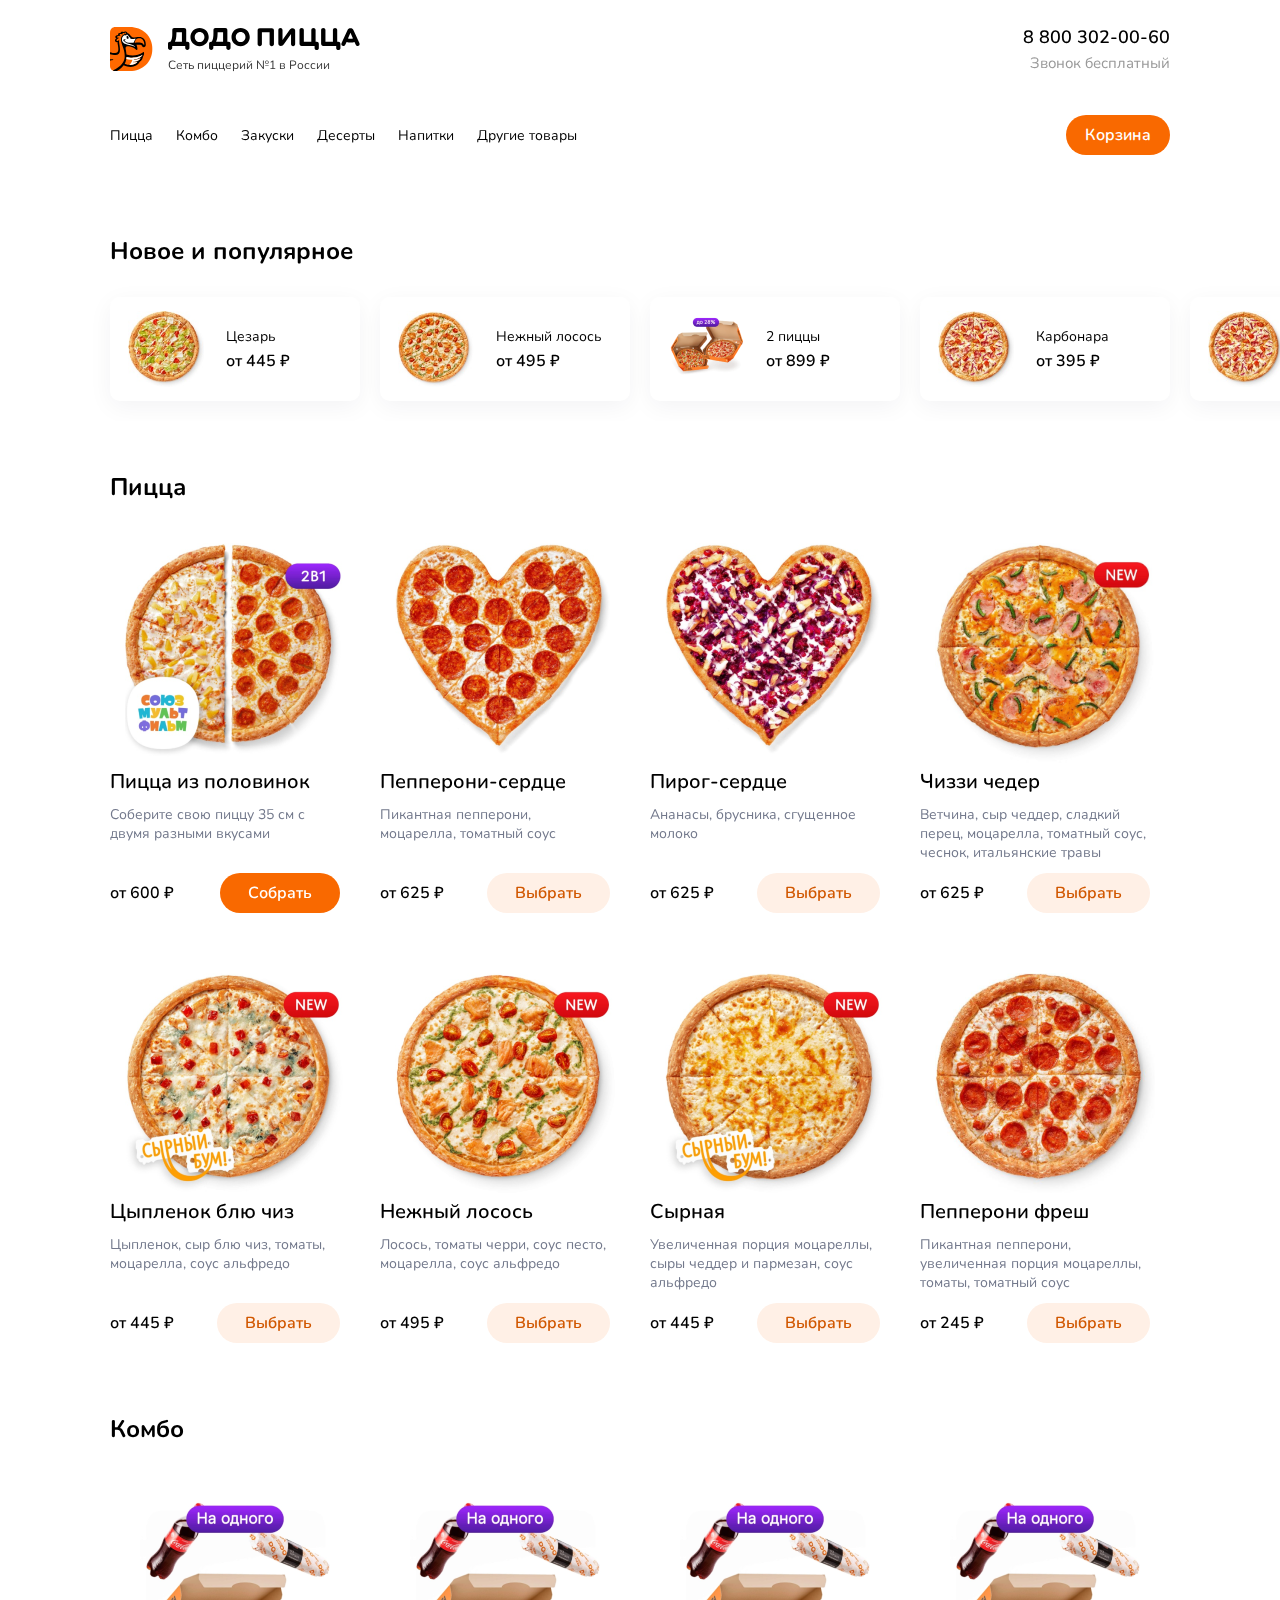
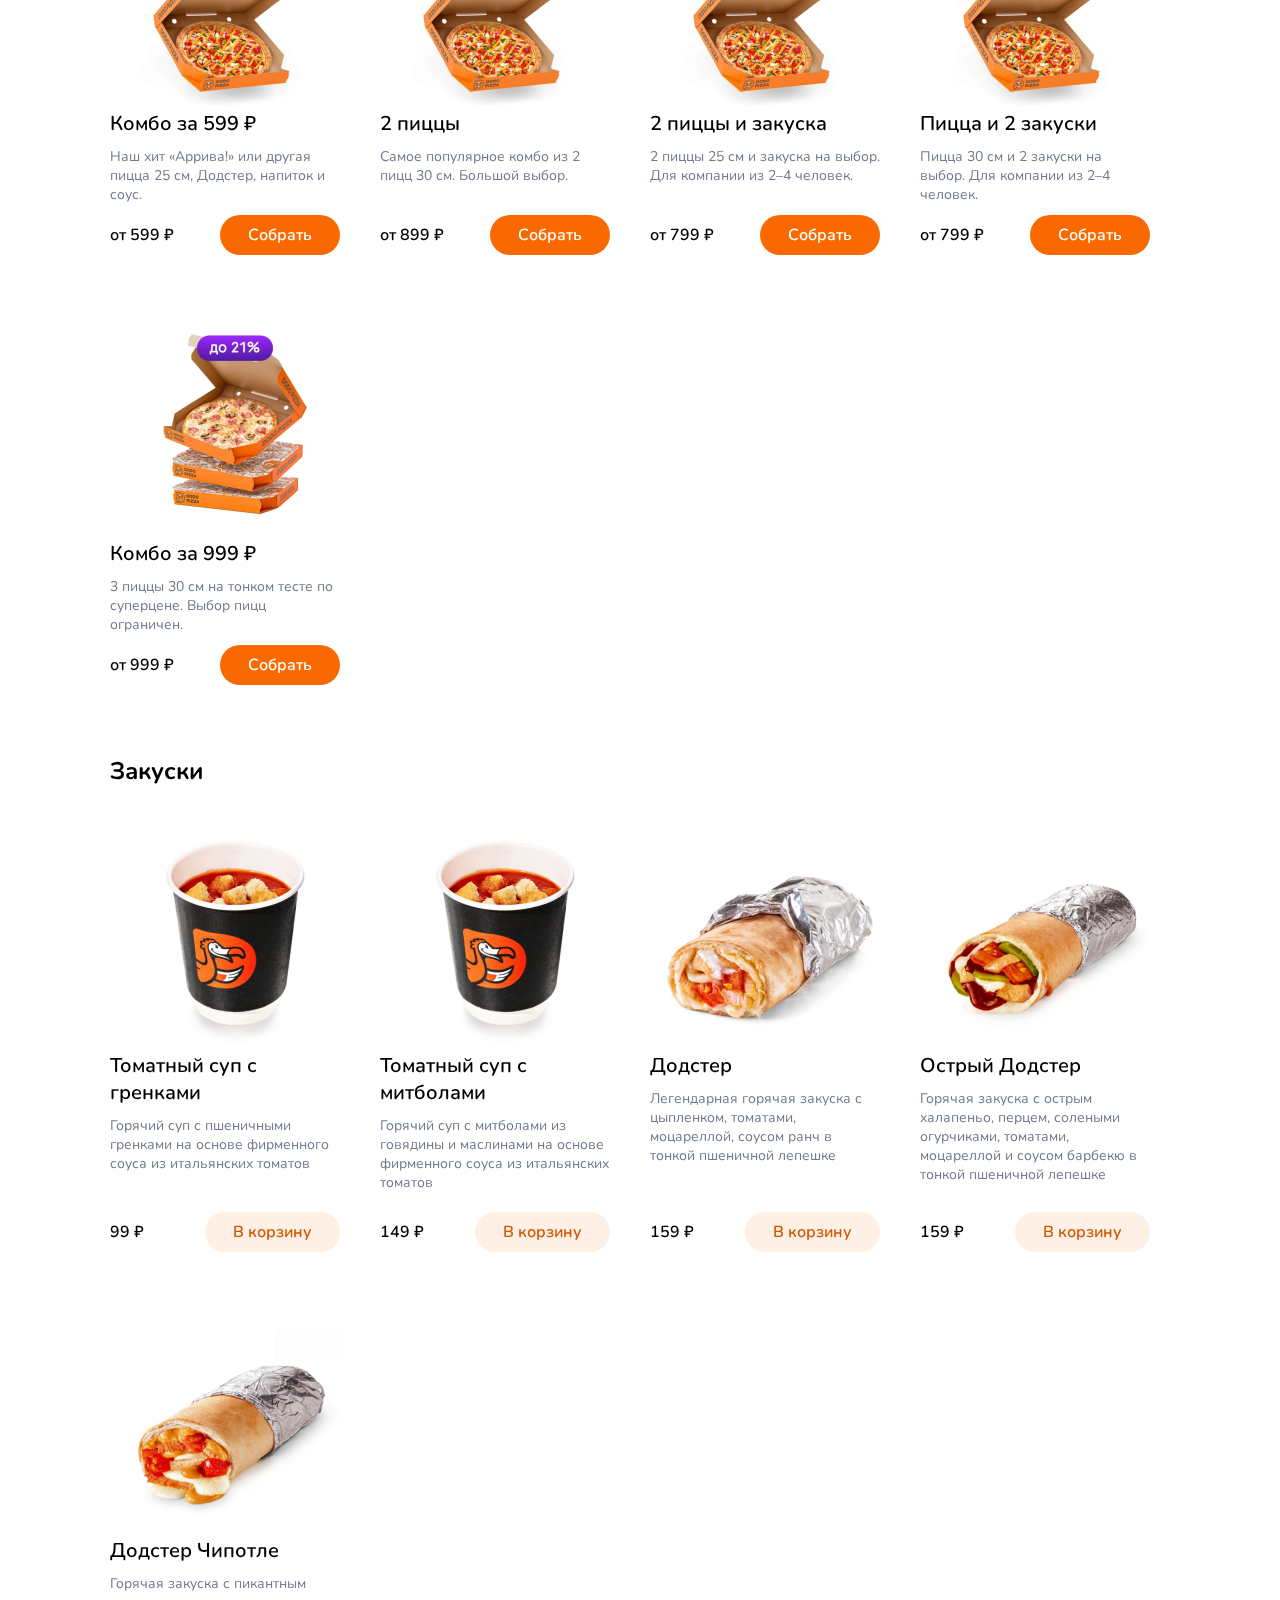
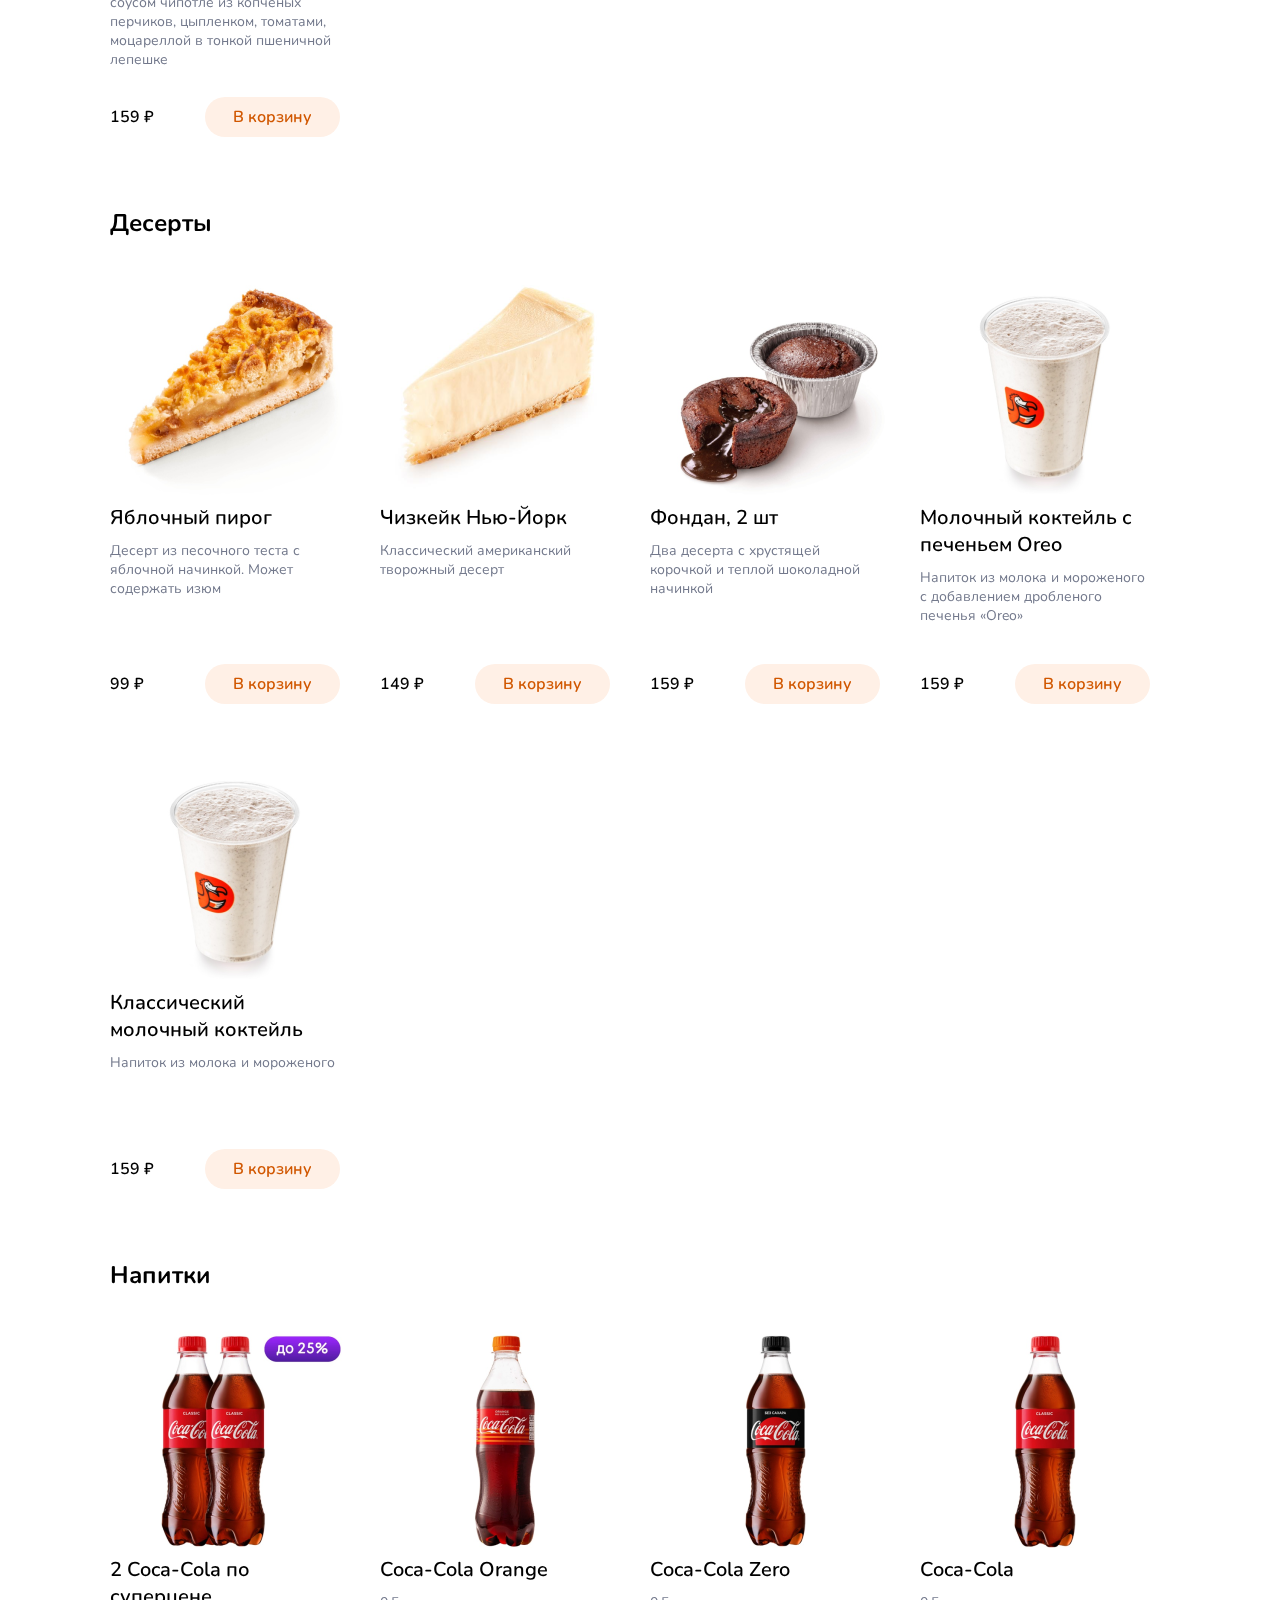
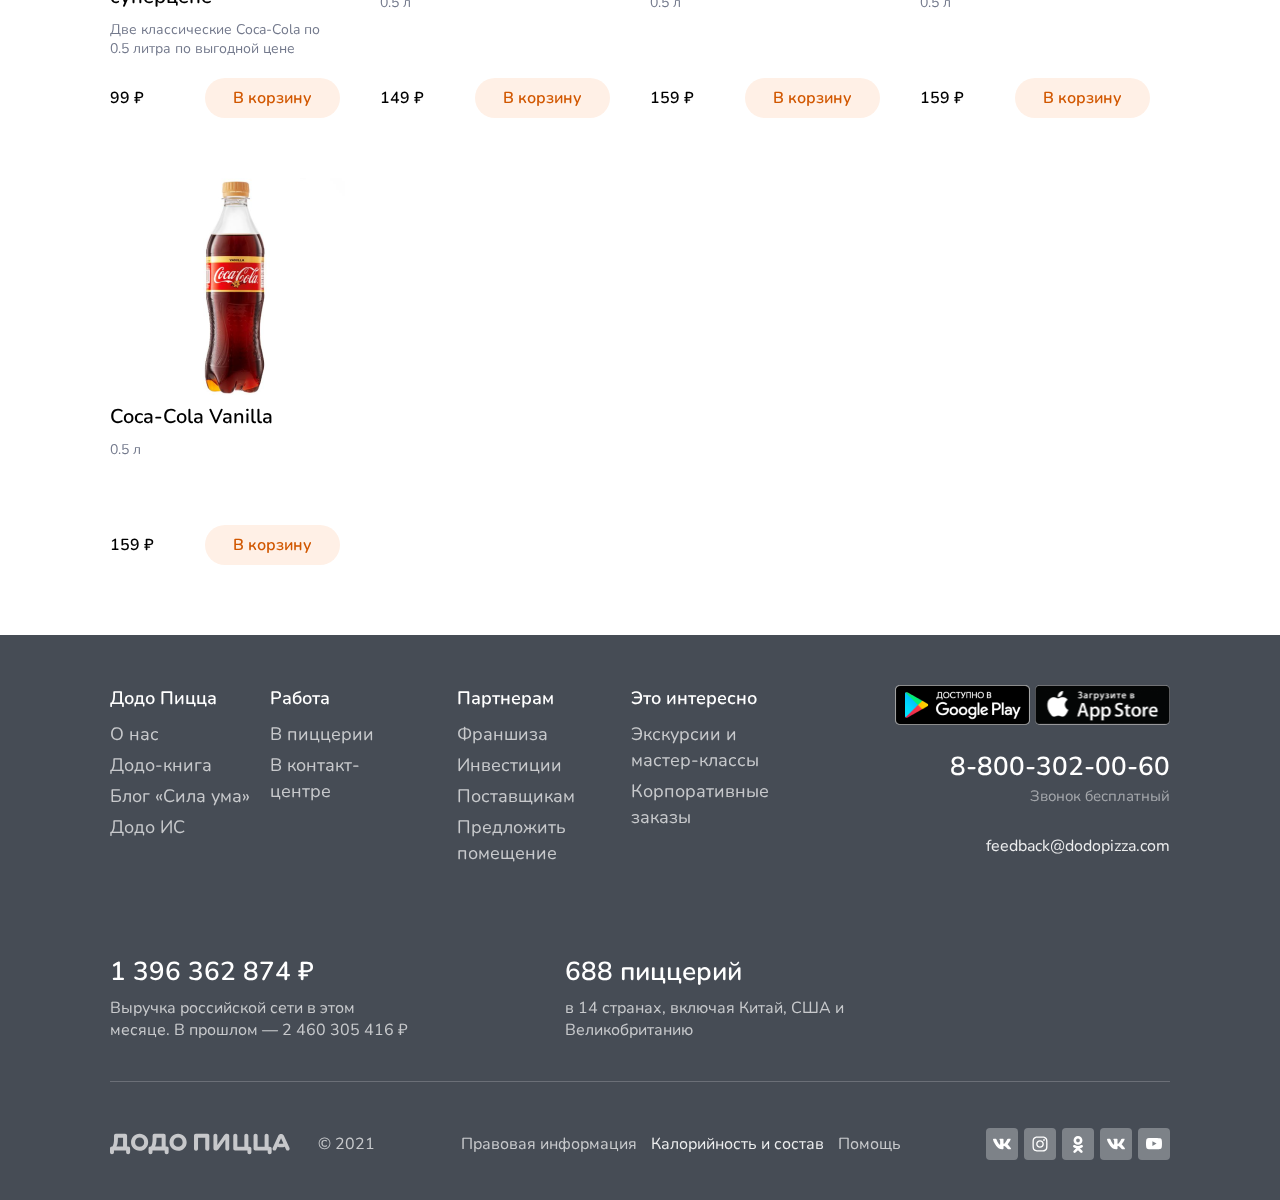
<file: index.html>
<!DOCTYPE html>
<html lang="en">
<head>
    <meta charset="UTF-8">
    <meta name="viewport" content="width=device-width, initial-scale=1.0">
    <title>Dodo Pizza</title>
    <link rel="shortcut icon" href="./PizzaIcon.svg" type="image/x-icon">
    <link rel="stylesheet" href="./style.css">
    <script src="./script.js" type="module" defer></script>
</head>
<body>
    <section class="modalMain modalMain-basic">
        <div class="container container-window">
            <div class="modalMain__window">
                <img class="modalMain__window_img modalMain-basic__window_img" src="./img/snacks/Dodster.png" alt="">
                <div class="modalMain__window_content">
                    <div class="modalMain__window_content_info">
                        <p class="modalMain__window_content_info_name modalMain-basic__window_content_info_name"></p>
                        <p class="modalMain__window_content_info_amount modalMain-basic__window_content_info_amount"></p>
                        <p class="modalMain__window_content_info_desc modalMain-basic__window_content_info_desc"></p>
                    </div>
                    <button class="modalMain__window_content_button modalMain-basic__window_content_button"></button>
                </div>
            </div>
            <img class="closemodalMain closemodalMain-basic" src="./img/all/close.svg" alt="">
        </div>
    </section>
    <section class="pizzaModalMain">
        <div class="container container-window">
            <div class="pizzaModalMain__closing">
                <img class="pizzaModalMain__closing_img" src="./img/all/Vector 3.svg" alt="">
            </div>
            <div class="pizzaModalMain__window">
                <div class="pizzaModalMain__window_form">
                    <img class="pizzaModalMain__window_img" src="./img/snacks/Dodster.png" alt="">
                </div>
                
                <form class="pizzaForm">
                    <p class="pizzaForm__title">Чиззи чеддер</p>
                    <p class="pizzaForm__shortDesc">30 см, традиционное тесто, 480 г</p>
                    <div class="pizzaForm__fullDesc">
                        <!-- <p class="pizzaForm__fullDesc_basePoint">сыр чеддер,</p>
                        <div class="pizzaForm__fullDesc_additive">
                            <p class="pizzaForm__fullDesc_additive_point">сладкий перец</p>
                            <img class="pizzaForm__fullDesc_additive_img" src="./img/all/pizzaModalMainDelete.svg" alt="">
                            <p class="pizzaForm__fullDesc_additive_point_comma">,</p>
                        </div> -->
                    </div>
                    <div class="pizzaForm__size">
                        <input class="pizzaForm__size_input" id="small" type="radio" name="size">
                        <label class="pizzaForm__size_label" for="small">Маленькая</label>
                        <input class="pizzaForm__size_input" id="medium" type="radio" name="size">
                        <label class="pizzaForm__size_label" for="medium">Средняя</label>
                        <input class="pizzaForm__size_input" id="large" type="radio" name="size">
                        <label class="pizzaForm__size_label" for="large">Большая</label>
                        <div class="pizzaForm__size_check"></div>
                    </div>
                    <div class="pizzaForm__type">
                        <input class="pizzaForm__type_input" id="tradition" type="radio" name="variety">
                        <label class="pizzaForm__type_label" for="tradition">Традиционное</label>
                        <input class="pizzaForm__type_input" id="thin" type="radio" name="variety">
                        <label class="pizzaForm__type_label" for="thin">Тонкое</label>
                        <div class="pizzaForm__type_check"></div>
                    </div>
                    <div class="pizzaForm__additive">
                        <p class="pizzaForm__additive_title">Добавить в пиццу</p>
                        <div class="pizzaForm__additive_articles">
                            <!-- <input class="pizzaForm__article_input" type="checkbox" id="cheeseSide" name="additive">
                            <label class="pizzaForm__article" for="cheeseSide">
                                <img class="pizzaForm__article_check" src="./img/all/cil_check-circle.svg" alt="">
                                <img class="pizzaForm__article_img" src="./img/pizza/additive/cheese side.png" alt="">
                                <p class="pizzaForm__article_name">Сырный бортик</p>
                                <p class="pizzaForm__article_price">599 ₽</p>
                            </label>
                            <label class="pizzaForm__article">
                                <img class="pizzaForm__article_img" src="" alt="">
                                <p class="pizzaForm__article_name"></p>
                                <p class="pizzaForm__article_price"></p>
                            </label>
                            <label class="pizzaForm__article">
                                <img class="pizzaForm__article_img" src="./img/pizza/additive/cheese side.png" alt="">
                                <p class="pizzaForm__article_name">Сырный бортик</p>
                                <p class="pizzaForm__article_price">599 ₽</p>
                            </label> -->
                        </div>
                    </div>
                    <button class="pizzaForm__button">Добавить в корзину за 625 ₽</button>
                </form>
            </div>
            <img class="closemodalMain closemodalMain-pizza" src="./img/all/close.svg" alt="">
        </div>
    </section>
    <header class="header">
        <div class="container">
            <div class="header__main">
                <div class="header__main_info">
                    <div class="header__main_info_title">
                        <img class="header__main_info_title_logo" src="./PizzaIcon.svg" alt="логотип пиццерии Dodo Pizza">
                        <div class="header__main_info_title_text">
                            <img class="header__main_info_title_text_img" src="./PizzaText.svg" alt="название пиццерии додо пицца"></img>
                            <p class="header__main_info_title_text_text">Сеть пиццерий №1 в России</p>
                        </div>
                    </div>
                    <div class="header__main_info_number">
                        <p class="header__main_info_number_number">8 800 302-00-60</p>
                        <p class="header__main_info_number_text">Звонок бесплатный</p>
                    </div>
                </div>
            </div>
        </div>
        <section class="news news__630px">
            <div class="container">
                <h2 class="news__text">Новое и популярное</h2>
            </div>
            <div class="container-2">
                <div class="news__articles_630px">
                </div>
            </div>
        </section>
    </header>
    <section class="sticky">
        <div class="container-nav">
            <div class="header__main">
                <div class="header__main_nav">
                    <nav class="header__main_nav_nav">
                        <a href="#pizza" class="header__main_nav_nav_a">Пицца</a>
                        <a href="#combo" class="header__main_nav_nav_a">Комбо</a>
                        <a href="#snacks" class="header__main_nav_nav_a">Закуски</a>
                        <a href="#desserts" class="header__main_nav_nav_a">Десерты</a>
                        <a href="#drinks" class="header__main_nav_nav_a">Напитки</a>
                        <a href="#where" class="header__main_nav_nav_a">Другие товары</a>
                    </nav>
                    <a href="basket.html" class="header__main_nav_button">
                        <p>Корзина</p>
                        <span class="header__main_nav_button_span"></span>
                        <p class="header__main_nav_button_amount">1</p>
                    </a>
                    <div class="emptyBasket">
                        <img class="emptyBasket__img" src="./img/sites/emptyBasket.png" alt="">
                        <p class="emptyBasket__text1">Ой, пусто!</p>
                        <p class="emptyBasket__text2">Мы всегда доставляем бесплатно, но сумма заказа должна быть от 495 ₽</p>
                    </div>
                </div>
            </div>
        </div>
    </section>
    <section class="slider">
        <div class="header__sliders">
            <div class="header__slider">
            </div>
        </div>
    </section>
    <section class="news news__base">
        <div class="container">
            <h2 class="news__text">Новое и популярное</h2>
        </div>
        <div class="container-2">
            <div class="news__articles">
            </div>
        </div>
    </section>
    <section class="pizza" id="pizza">
        <div class="container">
            <h2 class="pizza__title">Пицца</h2>
            <div class="pizza__articles">
            </div>
        </div>
    </section>
    <section class="combo" id="combo">
        <div class="container">
            <h2 class="combo__title">Комбо</h2>
            <div class="combo__articles">
            </div>
        </div>
    </section>
    <section class="snacks" id="snacks">
        <div class="container">
            <h2 class="snacks__title">Закуски</h2>
            <div class="snacks__articles">
            </div>
        </div>
    </section>
    <section class="desserts" id="desserts">
        <div class="container">
            <h2 class="desserts__title">Десерты</h2>
            <div class="desserts__articles">
            </div>
        </div>
    </section>
    <section class="drinks" id="drinks">
        <div class="container">
            <h2 class="drinks__title">Напитки</h2>
            <div class="drinks__articles">
            </div>
        </div>
    </section>
    <footer class="footer">
        <div class="container">
            <div class="footer-info">
                <div class="footer-info__info">
                    <div class="footer-info__info_section1">
                        <div class="footer-info__info_about footer-info__info_div">
                            <h3 class="footer-info__info_div_title">Додо Пицца</h3>
                            <div class="footer-info__info_div_div">
                                <p class="footer-info__info_div_div_text">О нас</p>
                                <p class="footer-info__info_div_div_text">Додо-книга</p>
                                <p class="footer-info__info_div_div_text">Блог «Сила ума»</p>
                                <p class="footer-info__info_div_div_text">Додо ИС</p>
                            </div>
                        </div>
                        <div class="footer-info__info_work footer-info__info_div">
                            <h3 class="footer-info__info_div_title">Работа</h3>
                            <div class="footer-info__info_div_div">
                                <p class="footer-info__info_div_div_text">В пиццерии</p>
                                <p class="footer-info__info_div_div_text">В контакт- центре</p>
                            </div>
                        </div>
                    </div>
                    <div class="footer-info__info_section1">
                        <div class="footer-info__info_partners footer-info__info_div">
                            <h3 class="footer-info__info_div_title">Партнерам</h3>
                            <div class="footer-info__info_div_div">
                                <p class="footer-info__info_div_div_text">Франшиза</p>
                                <p class="footer-info__info_div_div_text">Инвестиции</p>
                                <p class="footer-info__info_div_div_text">Поставщикам</p>
                                <p class="footer-info__info_div_div_text">Предложить помещение</p>
                            </div>
                        </div>
                        <div class="footer-info__info_interesting footer-info__info_div">
                            <h3 class="footer-info__info_div_title">Это интересно</h3>
                            <div class="footer-info__info_div_div">
                                <p class="footer-info__info_div_div_text">Экскурсии и мастер-классы</p>
                                <p class="footer-info__info_div_div_text">Корпоративные заказы</p>
                            </div>
                        </div>
                    </div>
                </div>
                <hr class="footer-info__hr">
                <div class="footer-info__store">
                    <div class="footer-info__store_sites">
                        <div class="footer-rights__links_div">
                            <img src="img/sites/vk.svg" alt="">
                        </div>
                        <div class="footer-rights__links_div">
                            <img src="img/sites/instagram.svg" alt="">
                        </div>
                        <div class="footer-rights__links_div">
                            <img src="img/sites/odnoklassniki.svg" alt="">
                        </div>
                        <div class="footer-rights__links_div">
                            <img src="img/sites/vk.svg" alt="">
                        </div>
                        <div class="footer-rights__links_div">
                            <img src="./img/sites/youtube.svg" alt="">
                        </div>
                    </div>
                    <div class="footer-info__store_links">
                        <a class="footer-info__store_links_a1"></a>
                        <a class="footer-info__store_links_a2"></a>
                    </div>
                    <div class="footer-info__store_contacts">
                        <a class="footer-info__store_contacts_number" href="#88003020060">8-800-302-00-60</a>
                        <p class="footer-info__store_contacts_text">Звонок бесплатный</p>
                    </div>
                    <a class="footer-info__store_mail" href="#feedback@dodopizza.com">feedback@dodopizza.com</a>
                </div>
            </div>
            <div class="footer-location">
                <div class="footer-location__earn">
                    <p class="footer-location__earn_now">1 396 362 874 ₽</p>
                    <p class="footer-location__earn_lastMonth">Выручка российской сети в этом месяце. В прошлом — 2 460 305 416 ₽</p>
                </div>
                <div class="footer-location__pizzerias">
                    <p class="footer-location__pizzerias_all">688 пиццерий</p>
                    <p class="footer-location__pizzerias_where">в 14 странах, включая Китай, США и Великобританию</p>
                </div>
            </div>
            <hr class="footer-hr">
            <div class="footer-rights__nav_media1125px">
                <p class="footer-rights__nav_info">Правовая информация</p>
                <p class="footer-rights__nav_calories">Калорийность и состав</p>
                <p class="footer-rights__nav_help">Помощь</p>
            </div>
            <div class="footer-rights">
                <div class="footer-rights__logo">
                    <img class="footer-rights__logo_logo" src="img/logo-white.svg" alt="">
                    <p class="footer-rights__logo_data">© 2021</p>
                </div>
                <div class="footer-rights__nav">
                    <p class="footer-rights__nav_info">Правовая информация</p>
                    <p class="footer-rights__nav_calories">Калорийность и состав</p>
                    <p class="footer-rights__nav_help">Помощь</p>
                </div>
                <div class="footer-rights__links">
                    <div class="footer-rights__links_div">
                        <img src="img/sites/vk.svg" alt="">
                    </div>
                    <div class="footer-rights__links_div">
                        <img src="img/sites/instagram.svg" alt="">
                    </div>
                    <div class="footer-rights__links_div">
                        <img src="img/sites/odnoklassniki.svg" alt="">
                    </div>
                    <div class="footer-rights__links_div">
                        <img src="img/sites/vk.svg" alt="">
                    </div>
                    <div class="footer-rights__links_div">
                        <img src="./img/sites/youtube.svg" alt="">
                    </div>
                </div>
            </div>
        </div>
    </footer>
    <a href="basket.html" class="basket_630px">
        <img class="basket_630px_img" src="./img/subway_basket.svg" alt="">
        <div class="basket_630px_div">
            <p class="basket_630px_div_text"></p>
        </div>
    </a>
</body>
</html>
</file>
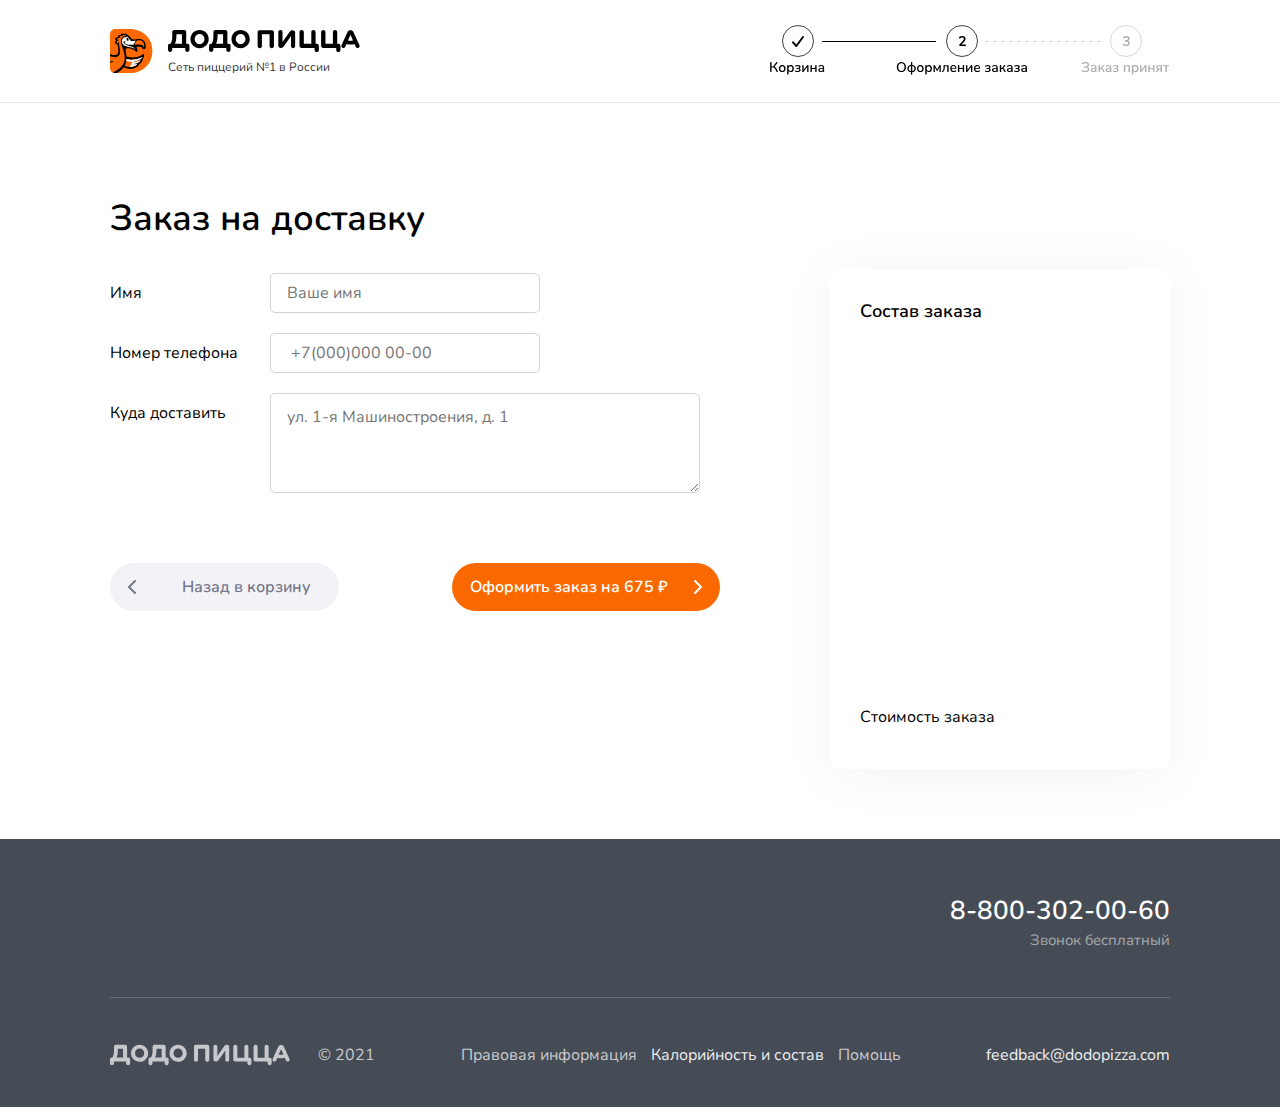
<file: basket-stage2.html>
<!DOCTYPE html>
<html lang="en">
<head>
    <meta charset="UTF-8">
    <meta name="viewport" content="width=device-width, initial-scale=1.0">
    <title>Корзина</title>
    <link rel="stylesheet" href="./style.css">
    <script src="./script/stage2.js" type="module" defer></script>
    <link rel="shortcut icon" href="./PizzaIcon.svg" type="image/x-icon">
</head>
<body class="stage2-body">
    <header class="basket-header stage2-header">
        <div class="container container-basket__600px">
            <a href="basket.html" class="basket-back__600px">
                <img src="./img/all/back arrow black.png" alt="">
            </a>
            <div class="basket-header__title">
                <img class="basket-header__title_img" src="./PizzaIcon.svg" alt="логотип пиццерии Dodo Pizza">
                <div class="basket-header__title_text">
                    <img class="basket-header__title_text_img" src="./PizzaText.svg" alt="название пиццерии додо пицца"></img>
                    <p class="basket-header__title_text_text">Сеть пиццерий №1 в России</p>
                </div>
            </div>
            <img class="basket-header__stage1" src="./img/all/stage2.svg" alt="">
        </div>
    </header>
    <hr class="basket-hr_top ">
    <main class="stage2-main">
        <div class="container container-stage2">
            <div class="stage2-main__info">
                <form class="stage2-main__form">
                    <h1 class="stage2-main__form-title">Заказ на доставку</h1>
                    <div class="stage2-main__form-title_name">
                        <label for="name" class="stage2-main__form-title_name-label stage2-main__form-title_label">Имя</label>
                        <input for="" id="name" class="stage2-main__form-title_name-input" placeholder="Ваше имя" required></input>
                    </div>
                    <div class="stage2-main__form-title_number">
                        <label for="number" class="stage2-main__form-title_number-label stage2-main__form-title_label">Номер телефона</label>
                        <input for="" id="number" type="text" class="stage2-main__form-title_number-input" placeholder=" +7(000)000 00-00" required></input>
                    </div>
                    <div class="stage2-main__form-title_address" >
                        <label for="address" class="stage2-main__form-title_address-label stage2-main__form-title_label">Куда доставить</label>
                        <textarea id="address" rows="4" cols="50" type="textarea" for="" placeholder="ул. 1-я Машиностроения, д. 1" class="stage2-main__form-title_address-input" required></textarea>
                    </div>
                    <div class="basket-main-result__buttons stage2-main__buttons">
                        <a href="./basket.html" class="basket-main-result__buttons_back stage2-main__button-back">
                            <img class="basket-main-result__buttons_back_img" src="./img/all/back arrow.svg" alt="">
                            <p class="basket-main-result__buttons_back_text">Назад в корзину</p>
                        </a>
                        <a href="basket-stage3.html" type="submit" class="basket-main-result__buttons_next stage2-main__button-next stage-2__button" href="basket-stage2.html">
                            <p class="basket-main-result__buttons_next_text stage-2__button_next">Оформить заказ на 675 ₽ </p>
                            <img class="basket-main-result__buttons_next_img" src="./img/all/next arrow.svg" alt="">
                        </a>
                    </div>
                </form>
            </div>
            <div class="stage2-main__check">
                <p class="stage2-main__check_title">Состав заказа</p>
                <div class="stage2-main__check_articles">
            
                </div>
                <div class="stage2-main__check_footer">
                    <p class="stage2-main__check_footer_left">Стоимость заказа</p>
                    <p class="stage2-main__check_footer_right"></p>
                </div>
            </div>
        </div>
    </main>
    <footer class="basket-footer">
        <div class="container">
            <div class="basket-footer__contacts">
                <p class="basket-footer__contacts_number">8-800-302-00-60</p>
                <p class="basket-footer__contacts_text">Звонок бесплатный</p>
            </div>
            <hr class="basket-hr">
            <div class="footer-rights basket-footer__rights">
                <div class="footer-rights__logo">
                    <img class="footer-rights__logo_logo" src="img/logo-white.svg" alt="">
                    <p class="footer-rights__logo_data">© 2021</p>
                </div>
                <div class="footer-rights__nav">
                    <p class="footer-rights__nav_info">Правовая информация</p>
                    <p class="footer-rights__nav_calories">Калорийность и состав</p>
                    <p class="footer-rights__nav_help">Помощь</p>
                </div>
                <p class="footer-rights_mail footer-info__store_mail">feedback@dodopizza.com</p>
            </div>
        </div>
    </footer>
    <div class="container basket__bottom stage2__bottom">
    <div class="basket-main-result basket-main-result--600px">
        <div class="basket-main-result__price">
            <p class="basket-main-result__price_text">Сумма заказа:</p>
            <p class="basket-main-result__price_price"></p>
        </div>
        <div class="basket-main-result__buttons">
            <button class="basket-main-result__buttons_back">
                <img class="basket-main-result__buttons_back_img" src="./img/all/back arrow.svg" alt="">
                <p class="basket-main-result__buttons_back_text">Вернуться в меню</p>
            </button>
            <a href="basket-stage3.html" class="basket-main-result__buttons_next stage-2__button">
                <p class="basket-main-result__buttons_next_text stage-2__button_next">Оформить заказ</p>
                <img class="basket-main-result__buttons_next_img" src="./img/all/next arrow.svg" alt="">
            </a>
        </div>
    </div>
    </div>
</body>
</html>
</file>
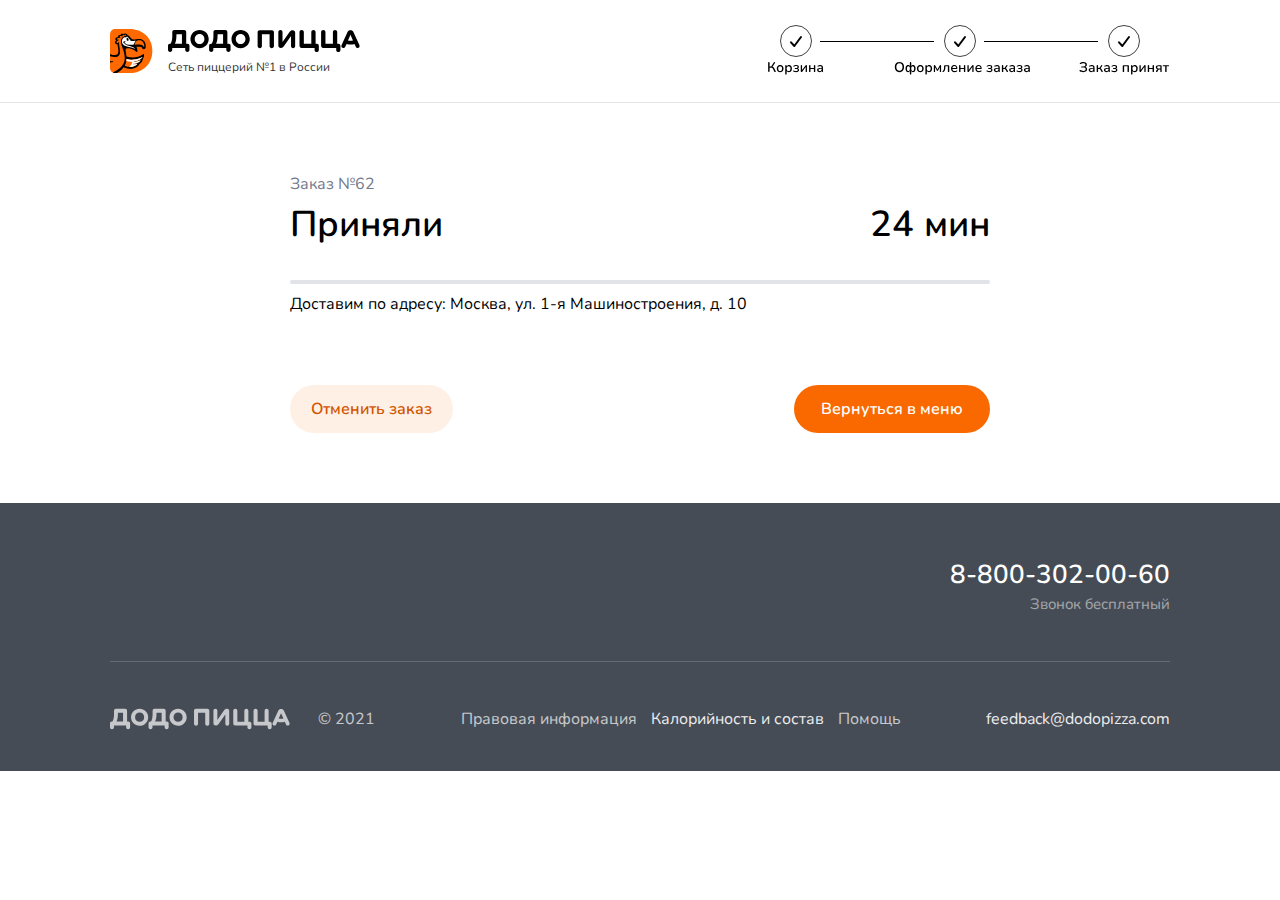
<file: basket-stage3.html>
<!DOCTYPE html>
<html lang="en">
<head>
    <meta charset="UTF-8">
    <meta name="viewport" content="width=device-width, initial-scale=1.0">
    <title>Корзина</title>
    <link rel="stylesheet" href="./style.css">
    <script src="./script/stage3.js" type="module" defer></script>
    <link rel="shortcut icon" href="./PizzaIcon.svg" type="image/x-icon">
</head>
<body class="stage3-body">
    <header class="basket-header stage3-header">
        <div class="container container-basket__600px">
            <div class="basket-header__title">
                <img class="basket-header__title_img" src="./PizzaIcon.svg" alt="логотип пиццерии Dodo Pizza">
                <div class="basket-header__title_text">
                    <img class="basket-header__title_text_img" src="./PizzaText.svg" alt="название пиццерии додо пицца"></img>
                    <p class="basket-header__title_text_text">Сеть пиццерий №1 в России</p>
                </div>
            </div>
            <img class="basket-header__stage1" src="./img/all/stage3.svg" alt="">
        </div>
    </header>
    <hr class="basket-hr_top ">
    <main class="stage3-main">
        <div class="stage3-main__div">
            <p class="stage3-main__div_number">Заказ №62</p>
            <div class="stage3-main__div-info">
                <p class="stage3-main__div-info_accept">Приняли</p>
                <p class="stage3-main__div-info_time">24 мин</p>
            </div>
            <hr class="stage3-main__div_hr">
            <p class="stage3-main__div_address">Доставим по адресу: Москва, ул. 1-я Машиностроения, д. 10</p>
        </div>
        <div class="stage3-main__buttons">
            <a class="stage3-main__button_cancel">Отменить заказ</a>
            <a href="index.html" class="stage3-main__button_back">Вернуться в меню</a>
        </div>
        <p class="stage3-main__number">Заказ № 231</p>
        <h1 class="stage3-main__h1">Приняли</h1>
        <div class="stage3-main__div-600px">
            <p class="stage3-main__div-600px_address">Адрес доставки:</p>
            <p class="stage3-main__div-600px_text">Москва, ул. Комсомольцей 16, под. 2, кв. 324, код 352</p>
        </div>
    </main>
    <footer class="basket-footer stage3-footer">
        <div class="container">
            <div class="basket-footer__contacts">
                <p class="basket-footer__contacts_number">8-800-302-00-60</p>
                <p class="basket-footer__contacts_text">Звонок бесплатный</p>
            </div>
            <hr class="basket-hr">
            <div class="footer-rights basket-footer__rights">
                <div class="footer-rights__logo">
                    <img class="footer-rights__logo_logo" src="img/logo-white.svg" alt="">
                    <p class="footer-rights__logo_data">© 2021</p>
                </div>
                <div class="footer-rights__nav">
                    <p class="footer-rights__nav_info">Правовая информация</p>
                    <p class="footer-rights__nav_calories">Калорийность и состав</p>
                    <p class="footer-rights__nav_help">Помощь</p>
                </div>
                <p class="footer-rights_mail footer-info__store_mail">feedback@dodopizza.com</p>
            </div>
        </div>
    </footer>
    <div class="container basket__bottom stage2__bottom">
    <div class="basket-main-result basket-main-result--600px">
        <div class="stage3-footer__buttons">
            <button class="stage3-main__button_cancel">Отменить заказ</button>
            <a href="index.html" class="stage3-main__button_back">Вернуться в меню</a>
        </div>
    </div>
    </div>
    <section class="cancel">
        <div class="cancel-window">
            <p class="cancel__text">Вы уверены, что хотите отменить заказ?</p>
            <div class="cancel__buttons">
                <button class="cancel__button_yes">Да</button>
                <button class="cancel__button_no">Нет</button>
                
            </div>
        </div>
        
    </section>
</body>
</html>
</file>
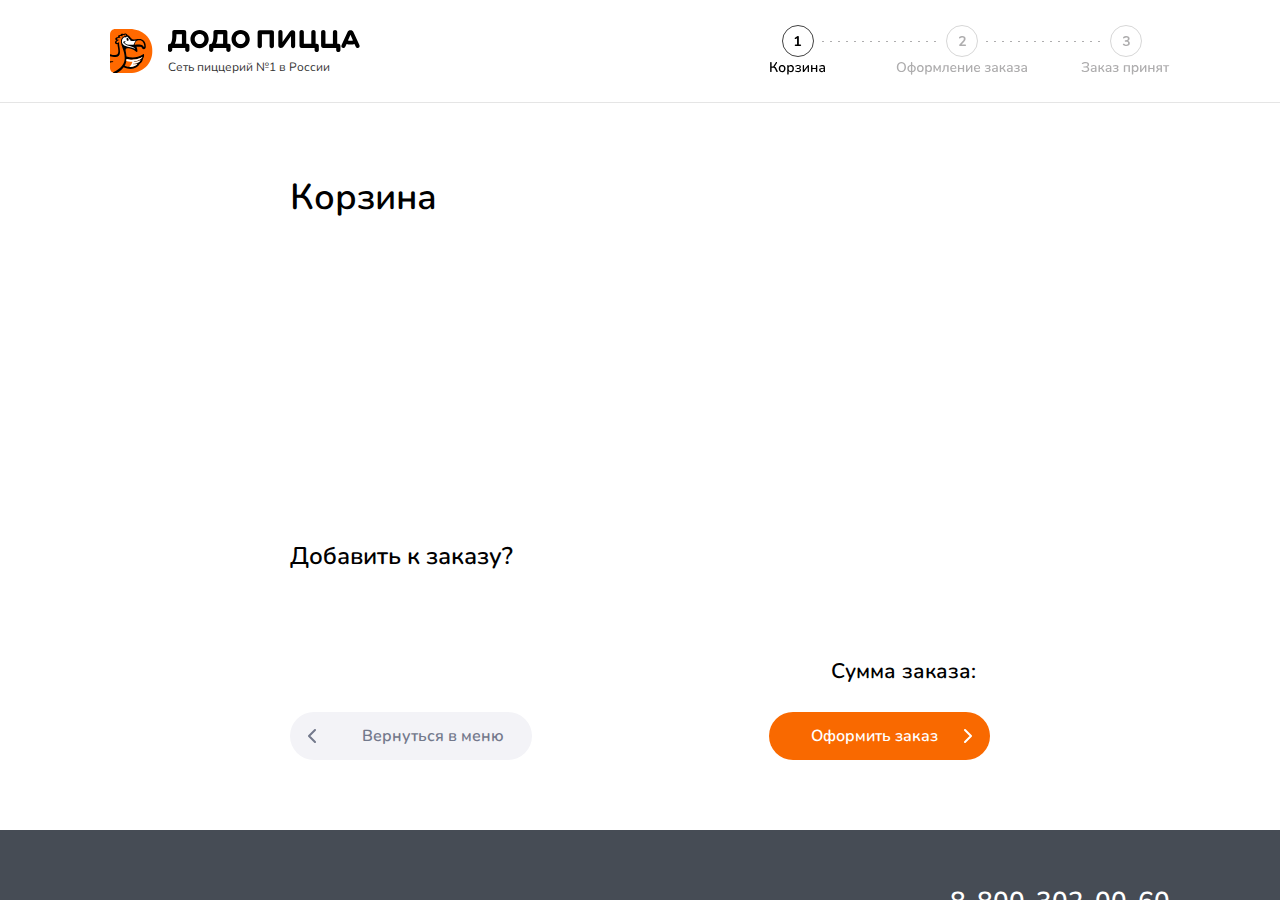
<file: basket.html>
<!DOCTYPE html>
<html lang="en">
<head>
    <meta charset="UTF-8">
    <meta name="viewport" content="width=device-width, initial-scale=1.0">
    <title>Корзина</title>
    <link rel="stylesheet" href="./style.css">
    <script src="./script/basket.js" type="module" defer></script>
    <link rel="shortcut icon" href="./PizzaIcon.svg" type="image/x-icon">
</head>
<body>
    <section class="basket">
        <div class="basket-first_stage">
            <header class="basket-header">
                <div class="container container-basket__600px">
                    <a href="index.html" class="basket-back__600px">
                        <img src="./img/all/back arrow black.png" alt="">
                    </a>
                    <div class="basket-header__title">
                        <img class="basket-header__title_img" src="./PizzaIcon.svg" alt="логотип пиццерии Dodo Pizza">
                        <div class="basket-header__title_text">
                            <img class="basket-header__title_text_img" src="./PizzaText.svg" alt="название пиццерии додо пицца"></img>
                            <p class="basket-header__title_text_text">Сеть пиццерий №1 в России</p>
                        </div>
                    </div>
                    
                    <img class="basket-header__stage1" src="./img/all/stage1.svg" alt="">
                    
                </div>
            </header>
            <hr class="basket-hr_top ">
            <main class="basket-main">
                <div class="container-basket">
                    <div class="basket-main-basket">
                        <h2 class="basket-main__h2">Корзина</h2>
                        <div class="basket-main__basket-articles">
                            
                        </div>
                    </div>
                </div>
                <div class="basket-main-addition">
                    <h2 class="basket-main-addition__title">Добавить к заказу?</h2>
                    <div class="basket-main-addition__articles">
                        
                    </div>
                </div>
                <div class="container-basket">
                    <div class="basket-main-result">
                        <div class="basket-main-result__price">
                            <p class="basket-main-result__price_text">Сумма заказа:</p>
                            <p class="basket-main-result__price_price"></p>
                        </div>
                        <div class="basket-main-result__buttons">
                            <a href="index.html" class="basket-main-result__buttons_back">
                                <img class="basket-main-result__buttons_back_img" src="./img/all/back arrow.svg" alt="">
                                <p class="basket-main-result__buttons_back_text">Вернуться в меню</p>
                            </a>
                            <a class="basket-main-result__buttons_next" href="basket-stage2.html">
                                <p class="basket-main-result__buttons_next_text">Оформить заказ</p>
                                <img class="basket-main-result__buttons_next_img" src="./img/all/next arrow.svg" alt="">
                            </a>
                        </div>
                    </div>
                </div>
            </main>
            <div class="container-2 basket-main-addition__container">
                <div class="basket-main-addition basket-main-addition--600px">
                    <h2 class="basket-main-addition__title">Добавить к заказу?</h2>
                    <div class="basket-main-addition__articles">
                        
                    </div>
                </div>
            </div>
            <footer class="basket-footer">
                <div class="container">
                    <div class="basket-footer__contacts">
                        <p class="basket-footer__contacts_number">8-800-302-00-60</p>
                        <p class="basket-footer__contacts_text">Звонок бесплатный</p>
                    </div>
                    <hr class="basket-hr">
                    <div class="footer-rights basket-footer__rights">
                        <div class="footer-rights__logo">
                            <img class="footer-rights__logo_logo" src="img/logo-white.svg" alt="">
                            <p class="footer-rights__logo_data">© 2021</p>
                        </div>
                        <div class="footer-rights__nav">
                            <p class="footer-rights__nav_info">Правовая информация</p>
                            <p class="footer-rights__nav_calories">Калорийность и состав</p>
                            <p class="footer-rights__nav_help">Помощь</p>
                        </div>
                        <p class="footer-rights_mail footer-info__store_mail">feedback@dodopizza.com</p>
                    </div>
                </div>
            </footer>
        </div>
        <div class="container basket__bottom">
            <div class="basket-main-result basket-main-result--600px">
                <div class="basket-main-result__price">
                    <p class="basket-main-result__price_text">Сумма заказа:</p>
                    <p class="basket-main-result__price_price"></p>
                </div>
                <div class="basket-main-result__buttons">
                    <button class="basket-main-result__buttons_back">
                        <img class="basket-main-result__buttons_back_img" src="./img/all/back arrow.svg" alt="">
                        <p class="basket-main-result__buttons_back_text">Вернуться в меню</p>
                    </button>
                    <a href="basket-stage2.html" class="basket-main-result__buttons_next">
                        <p class="basket-main-result__buttons_next_text">Оформить заказ</p>
                        <img class="basket-main-result__buttons_next_img" src="./img/all/next arrow.svg" alt="">
                    </a>
                </div>
            </div>
        </div>
    </section>
</body>
</html>
</file>
<file: style.css>
html, body, div, span, applet, object, iframe,
h1, h2, h3, h4, h5, h6, p, blockquote, pre,
a, abbr, acronym, address, big, cite, code,
del, dfn, em, img, ins, kbd, q, s, samp,
small, strike, strong, sub, sup, tt, var,
b, u, i, center,
dl, dt, dd, ol, ul, li,
fieldset, form, label, legend,
table, caption, tbody, tfoot, thead, tr, th, td,
article, aside, canvas, details, embed,
figure, figcaption, footer, header, hgroup,
menu, nav, output, ruby, section, summary,
time, mark, audio, video {
  margin: 0;
  padding: 0;
  border: 0;
  font-size: 100%;
  font: inherit;
  vertical-align: baseline;
}

/* HTML5 display-role reset for older browsers */
article, aside, details, figcaption, figure,
footer, header, hgroup, menu, nav, section, img {
  display: block;
}

body {
  line-height: 1;
}

ol, ul {
  list-style: none;
}

blockquote, q {
  quotes: none;
}

blockquote:before, blockquote:after,
q:before, q:after {
  content: "";
  content: none;
}

table {
  border-collapse: collapse;
  border-spacing: 0;
}

* {
  box-sizing: border-box;
  padding: 0;
  margin: 0;
  scroll-behavior: smooth;
  scroll-padding-top: 60px;
}

.container {
  max-width: 1280px;
  width: 100%;
  padding: 0 110px;
  margin: 0 auto;
}
.container-basket {
  padding: 0 50px;
}

.container-2 {
  max-width: 1280px;
  width: 100%;
  margin: 0 auto;
}

.container-nav {
  max-width: 1280px;
  width: 100%;
  padding: 0 110px;
  margin: 0 auto;
  -webkit-backdrop-filter: blur(5px);
  background-color: rgba(255, 255, 255, 0.75);
  -webkit-backdrop-filter: blur(20px);
          backdrop-filter: blur(20px);
  position: static;
  z-index: 10;
}

.sticky {
  position: sticky;
  top: 0px;
  z-index: 10;
}

@font-face {
  font-family: "Nunito";
  src: url(./font/Nunito-VariableFont_wght.ttf);
}
@media screen and (max-width: 1000px) {
  .container {
    padding: 0 50px;
  }
  .container-nav {
    padding: 0 50px;
  }
}
@media screen and (max-width: 630px) {
  .container {
    padding: 0 25px;
  }
}
@media screen and (max-width: 530px) {
  .container {
    padding: 0 16px;
  }
}
.header {
  display: flex;
  flex-direction: column;
  padding: 25px 0 0 0;
}
.header__main {
  display: flex;
  flex-direction: column;
  gap: 32px;
}
.header__main_info {
  display: flex;
  flex-direction: row;
  justify-content: space-between;
  margin-bottom: 32px;
}
.header__main_info_title {
  display: flex;
  flex-direction: row;
  gap: 15px;
}
.header__main_info_title_text {
  display: flex;
  flex-direction: column;
  gap: 7px;
  margin-top: 3px;
}
.header__main_info_title_text_text {
  font-family: "Nunito", sans-serif;
  color: #343434;
  font-size: 12px;
  font-style: normal;
  font-weight: 400;
  line-height: normal;
}
.header__main_info_number {
  display: flex;
  flex-direction: column;
  align-items: flex-end;
  justify-content: space-between;
}
.header__main_info_number_number {
  color: var(--black, #000);
  font-family: "Nunito", sans-serif;
  font-size: 18px;
  font-style: normal;
  font-weight: 600;
  line-height: normal;
}
.header__main_info_number_text {
  color: #999;
  font-family: "Nunito", sans-serif;
  font-size: 15px;
  font-style: normal;
  font-weight: 400;
  line-height: normal;
}
.header__main_nav {
  display: flex;
  flex-direction: row;
  justify-content: space-between;
  padding: 10px 0 10px 0;
  position: relative;
}
.header__main_nav_nav {
  max-width: 467px;
  width: 100%;
  display: flex;
  flex-direction: row;
  justify-content: space-between;
  align-items: center;
}
.header__main_nav_nav_a {
  color: #000;
  font-family: "Nunito", sans-serif;
  font-size: 14px;
  font-style: normal;
  font-weight: 400;
  line-height: normal;
  text-decoration: none;
  transition: 0.4s;
  width: -moz-max-content;
  width: max-content;
}
.header__main_nav_nav_a:hover {
  color: var(--Orange-corporate, #F96900);
}
.header__main_nav_nav_a:focus {
  background-color: var(--Orange-light, #FFF0E6);
}
.header__main_nav_button {
  color: #FFF;
  text-align: center;
  font-family: "Nunito", sans-serif;
  font-size: 16px;
  font-style: normal;
  font-weight: 600;
  line-height: normal;
  border-radius: 1000px;
  background: var(--Orange-corporate, #F96900);
  padding: 9px 19px;
  border: none;
  transition: 0.4s;
  margin-left: 20px;
  display: flex;
  flex-direction: row;
  cursor: pointer;
  position: relative;
  text-decoration: none;
}
.header__main_nav_button_span {
  display: none;
  width: 1px;
  height: 20px;
  opacity: 0.3;
  background: #FFF;
  margin: 0 11px;
}
.header__main_nav_button_amount {
  display: none;
}
.header__main_nav_button:hover {
  background: var(--Orange-hover, #ED5D08);
}
.header__sliders {
  display: flex;
  flex-direction: row;
  gap: 30px;
  display: none;
}
.header__sliders::-webkit-scrollbar {
  width: 0;
}
.header__slider {
  background-image: url(./img/Sliders/slider1.png);
  background-repeat: no-repeat;
  background-size: cover;
  max-width: 1060px;
  width: 100%;
  border-radius: 20px;
  height: 300px;
}
.header__slider_img {
  height: 300px;
}

.news {
  padding: 70px 0 50px;
}
.news__630px {
  display: none;
}
.news__text {
  color: #000;
  font-family: "Nunito", sans-serif;
  font-size: 24px;
  font-style: normal;
  font-weight: 700;
  line-height: normal;
  margin-bottom: 15px;
}
.news__articles {
  display: flex;
  flex-direction: row;
  gap: 20px;
  margin: 0 auto;
  overflow: scroll;
  padding: 0 110px;
}
.news__articles_630px {
  display: flex;
  flex-direction: row;
  gap: 20px;
  margin: 0 auto;
  overflow: scroll;
  padding: 0 16px;
}
.news__articles_630px::-webkit-scrollbar {
  width: 0;
  display: none;
}
.news__articles::-webkit-scrollbar {
  width: 0;
  display: none;
}
.news__article {
  width: 250px;
  height: 104px;
  display: flex;
  flex-direction: row;
  padding: 14px 18px;
  gap: 22px;
  align-items: flex-start;
  border-radius: 10px;
  background: #FFF;
  box-shadow: 0px 6px 25px 0px rgba(6, 5, 50, 0.05);
  flex: 0 0 250px;
  align-items: center;
  margin: 15px 0 20px;
}
.news__article_img {
  width: 76px;
  height: 76px;
}
.news__article_info {
  display: flex;
  flex-direction: column;
  gap: 4px;
}
.news__article_info_name {
  color: #000;
  font-family: "Nunito", sans-serif;
  font-size: 14px;
  font-style: normal;
  font-weight: 400;
  line-height: normal;
}
.news__article_info_price {
  color: #000;
  font-family: "Nunito", sans-serif;
  font-size: 16px;
  font-style: normal;
  font-weight: 600;
  line-height: normal;
}

@media screen and (max-width: 1000px) {
  .news__articles {
    padding: 0 50px;
  }
}
@media screen and (max-width: 630px) {
  .news {
    padding-top: 50px;
  }
  .header__main_nav_button {
    display: none;
  }
  .header__main_nav_nav {
    max-width: 100%;
    gap: 8px;
    overflow: scroll;
    padding-left: 25px;
  }
  .header__main_nav_nav::-webkit-scrollbar {
    display: none;
  }
  .header__main_nav_nav_a {
    height: 31px;
    padding: 6px 15px;
    border-radius: 100px;
    background: #F3F3F7;
    white-space: nowrap;
  }
  .header__main_nav_nav_a:hover {
    background: var(--Orange-light, #FFF0E6);
    color: var(--Orange-dark, #D15700);
  }
  .header__main_nav_nav_a:focus {
    background: var(--Orange-light, #FFF0E6);
    color: var(--Orange-dark, #D15700);
  }
  .container-nav {
    padding: 0;
  }
  .news__base {
    display: none;
  }
  .news__630px {
    display: block;
    padding-bottom: 0;
  }
  .news__text {
    margin-bottom: 0;
  }
  .news__article {
    width: 240px;
    height: 108px;
    flex: 0 0 240px;
  }
  .news__articles_630px {
    padding: 0 25px;
  }
}
@media screen and (max-width: 530px) {
  .news__articles_630px {
    padding: 0 16px;
  }
  .header__main_nav_nav {
    padding: 0 16px;
  }
}
@media screen and (max-width: 511px) {
  .news {
    padding-top: 30px;
    padding-bottom: 0;
  }
}
@media screen and (max-width: 475px) {
  .header__main_info {
    margin-bottom: 21px;
  }
  .header__main_info_number {
    display: none;
  }
  .header__main_info_title {
    height: 35px;
    align-items: center;
    gap: 10px;
  }
  .header__main_info_title_text_text {
    display: none;
  }
  .header__main_info_title_logo {
    height: 35px;
  }
  .news__articles_630px {
    gap: 10px;
  }
  .news__article_info_price {
    font-size: 15px;
  }
}
.pizza {
  margin-bottom: 70px;
}
.pizza__hr {
  width: 100%;
  height: 1px;
  border: none;
  background-color: #F3F3F7;
}
.pizza__title {
  color: #000;
  font-family: "Nunito", sans-serif;
  font-size: 24px;
  font-style: normal;
  font-weight: 700;
  line-height: normal;
  margin-bottom: 40px;
}
.pizza__articles {
  display: grid;
  grid-template-columns: repeat(auto-fill, minmax(230px, 1fr));
  justify-items: center;
  gap: 20px;
  row-gap: 60px;
  margin-top: 10px;
}
.pizza__article {
  display: flex;
  flex-direction: column;
  width: 250px;
  height: 370px;
  padding-right: 20px;
  cursor: pointer;
}
.pizza__article_picture {
  width: 220px;
  height: 220px;
  margin-bottom: 5px;
  margin-left: 15px;
  transition: 0.2s;
}
.pizza__article_picture:hover {
  margin-top: 5px;
  margin-bottom: 0;
}
.pizza__article_info_name {
  color: #000;
  font-family: "Nunito", sans-serif;
  font-size: 20px;
  font-style: normal;
  font-weight: 600;
  line-height: normal;
  margin-bottom: 10px;
}
.pizza__article_info_composition {
  color: var(--Gray-dark, #73798C);
  font-family: "Nunito", sans-serif;
  font-size: 14px;
  font-style: normal;
  font-weight: 400;
  line-height: normal;
  margin-bottom: 11px;
  height: 57px;
}
.pizza__article_info_price {
  display: flex;
  flex-direction: row;
  justify-content: space-between;
  align-items: center;
}
.pizza__article_info_price_price {
  color: #000;
  font-family: "Nunito", sans-serif;
  font-size: 16px;
  font-style: normal;
  font-weight: 600;
  line-height: normal;
}
.pizza__article_info_price_button {
  color: var(--Orange-dark, #D15700);
  text-align: center;
  font-family: "Nunito", sans-serif;
  font-size: 16px;
  font-style: normal;
  font-weight: 600;
  line-height: normal;
  padding: 9px 28px;
  border-radius: 1000px;
  background: var(--Orange-light, #FFF0E6);
  border: none;
  transition: 0.4s;
}
.pizza__article_info_price_button_create {
  color: #FFF;
  text-align: center;
  font-family: "Nunito", sans-serif;
  font-size: 16px;
  font-style: normal;
  font-weight: 600;
  line-height: normal;
  padding: 9px 28px;
  border-radius: 1000px;
  background: #F96900;
  border: none;
  transition: 0.4s;
}
.pizza__article_info_price_button_create:hover {
  background: #ED5D08;
}
.pizza__article_info_price_button:hover {
  background: #FFD0B2;
}

@media screen and (max-width: 630px) {
  .pizza {
    margin-bottom: 50px;
  }
  .pizza__title {
    display: none;
  }
}
@media screen and (max-width: 511px) {
  .pizza {
    margin-bottom: 30px;
  }
  .pizza__articles {
    grid-template-columns: repeat(auto-fill, minmax(268px, 1fr));
    gap: 0;
    justify-items: center;
  }
  .pizza__article {
    height: -moz-max-content;
    height: max-content;
    max-width: 400px;
    width: 100%;
    flex-direction: row;
    padding: 16px 10px 16px 0;
  }
  .pizza__article_picture {
    width: 150px;
    height: 150px;
    margin: 0 7px 0 0;
  }
}
@media screen and (max-width: 400px) {
  .pizza__article_picture {
    width: 115px;
    height: 115px;
  }
  .pizza__article_info_name {
    font-size: 18px;
    margin-bottom: 4px;
  }
  .pizza__article_info_composition {
    font-size: 12px;
    margin-bottom: 8px;
    height: -moz-max-content;
    height: max-content;
  }
  .pizza__article_info_price_price {
    font-size: 14px;
  }
  .pizza__article_info_price_button {
    font-size: 14px;
    padding: 7px 20px;
  }
  .pizza__article_info_price_button_create {
    font-size: 14px;
    padding: 7px 20px;
  }
}
.combo {
  margin-bottom: 70px;
}
.combo__hr {
  width: 100%;
  height: 1px;
  border: none;
  background-color: #F3F3F7;
}
.combo__title {
  color: #000;
  font-family: "Nunito", sans-serif;
  font-size: 24px;
  font-style: normal;
  font-weight: 700;
  line-height: normal;
  margin-bottom: 40px;
}
.combo__articles {
  display: grid;
  grid-template-columns: repeat(auto-fill, minmax(230px, 1fr));
  gap: 20px;
  row-gap: 60px;
  justify-items: center;
}
.combo__article {
  display: flex;
  flex-direction: column;
  width: 250px;
  height: 370px;
  padding-right: 20px;
  cursor: pointer;
}
.combo__article_picture {
  width: 220px;
  height: 220px;
  margin-bottom: 5px;
  margin-left: 15px;
  transition: 0.2s;
}
.combo__article_picture:hover {
  margin-top: 5px;
  margin-bottom: 0;
}
.combo__article_info_name {
  color: #000;
  font-family: "Nunito", sans-serif;
  font-size: 20px;
  font-style: normal;
  font-weight: 600;
  line-height: normal;
  margin-bottom: 10px;
}
.combo__article_info_composition {
  color: var(--Gray-dark, #73798C);
  font-family: "Nunito", sans-serif;
  font-size: 14px;
  font-style: normal;
  font-weight: 400;
  line-height: normal;
  margin-bottom: 11px;
  height: 57px;
}
.combo__article_info_price {
  display: flex;
  flex-direction: row;
  justify-content: space-between;
  align-items: center;
}
.combo__article_info_price_price {
  color: #000;
  font-family: "Nunito", sans-serif;
  font-size: 16px;
  font-style: normal;
  font-weight: 600;
  line-height: normal;
}
.combo__article_info_price_button {
  color: var(--Orange-dark, #D15700);
  text-align: center;
  font-family: "Nunito", sans-serif;
  font-size: 16px;
  font-style: normal;
  font-weight: 600;
  line-height: normal;
  padding: 9px 28px;
  border-radius: 1000px;
  background: var(--Orange-light, #FFF0E6);
  border: none;
  transition: 0.4s;
}
.combo__article_info_price_button_create {
  color: #FFF;
  text-align: center;
  font-family: "Nunito", sans-serif;
  font-size: 16px;
  font-style: normal;
  font-weight: 600;
  line-height: normal;
  padding: 9px 28px;
  border-radius: 1000px;
  background: #F96900;
  border: none;
  transition: 0.4s;
}
.combo__article_info_price_button_create:hover {
  background: #ED5D08;
}
.combo__article_info_price_button:hover {
  background: #FFD0B2;
}

@media screen and (max-width: 630px) {
  .combo {
    margin-bottom: 50px;
  }
  .combo__title {
    margin-bottom: 30px;
  }
}
@media screen and (max-width: 511px) {
  .combo {
    margin-bottom: 30px;
  }
  .combo__title {
    margin-bottom: 20px;
  }
  .combo__articles {
    grid-template-columns: repeat(auto-fill, minmax(268px, 1fr));
    gap: 0;
    justify-items: center;
  }
  .combo__article {
    height: -moz-max-content;
    height: max-content;
    max-width: 400px;
    width: 100%;
    flex-direction: row;
    padding: 16px 10px 16px 0;
  }
  .combo__article_picture {
    width: 150px;
    height: 150px;
    margin: 0 7px 0 0;
  }
}
@media screen and (max-width: 400px) {
  .combo__article_picture {
    width: 115px;
    height: 115px;
  }
  .combo__article_info_name {
    font-size: 18px;
    margin-bottom: 4px;
  }
  .combo__article_info_composition {
    font-size: 12px;
    margin-bottom: 8px;
    height: -moz-max-content;
    height: max-content;
  }
  .combo__article_info_price_price {
    font-size: 14px;
  }
  .combo__article_info_price_button {
    font-size: 14px;
    padding: 7px 20px;
  }
  .combo__article_info_price_button_create {
    font-size: 14px;
    padding: 7px 20px;
  }
}
.snacks {
  margin-bottom: 70px;
}
.snacks__hr {
  width: 100%;
  height: 1px;
  border: none;
  background-color: #F3F3F7;
}
.snacks__title {
  color: #000;
  font-family: "Nunito", sans-serif;
  font-size: 24px;
  font-style: normal;
  font-weight: 700;
  line-height: normal;
  margin-bottom: 40px;
}
.snacks__articles {
  display: grid;
  grid-template-columns: repeat(auto-fill, minmax(230px, 1fr));
  gap: 20px;
  row-gap: 60px;
  justify-items: center;
}
.snacks__article {
  display: flex;
  flex-direction: column;
  width: 250px;
  height: 425px;
  padding-right: 20px;
  cursor: pointer;
}
.snacks__article_picture {
  width: 220px;
  height: 220px;
  margin-bottom: 5px;
  margin-left: 15px;
  transition: 0.2s;
}
.snacks__article_picture:hover {
  margin-top: 5px;
  margin-bottom: 0;
}
.snacks__article_info {
  height: 200px;
  display: flex;
  justify-content: space-between;
  flex-direction: column;
}
.snacks__article_info_name {
  color: #000;
  font-family: "Nunito", sans-serif;
  font-size: 20px;
  font-style: normal;
  font-weight: 600;
  line-height: normal;
  margin-bottom: 10px;
}
.snacks__article_info_composition {
  color: var(--Gray-dark, #73798C);
  font-family: "Nunito", sans-serif;
  font-size: 14px;
  font-style: normal;
  font-weight: 400;
  line-height: normal;
}
.snacks__article_info_price {
  display: flex;
  flex-direction: row;
  justify-content: space-between;
  align-items: center;
  margin-top: auto;
}
.snacks__article_info_price_price {
  color: #000;
  font-family: "Nunito", sans-serif;
  font-size: 16px;
  font-style: normal;
  font-weight: 600;
  line-height: normal;
}
.snacks__article_info_price_button {
  color: var(--Orange-dark, #D15700);
  text-align: center;
  font-family: "Nunito", sans-serif;
  font-size: 16px;
  font-style: normal;
  font-weight: 600;
  line-height: normal;
  padding: 9px 28px;
  border-radius: 1000px;
  background: var(--Orange-light, #FFF0E6);
  border: none;
  transition: 0.4s;
}
.snacks__article_info_price_button_create {
  color: #FFF;
  text-align: center;
  font-family: "Nunito", sans-serif;
  font-size: 16px;
  font-style: normal;
  font-weight: 600;
  line-height: normal;
  padding: 9px 28px;
  border-radius: 1000px;
  background: #F96900;
  border: none;
  transition: 0.4s;
}
.snacks__article_info_price_button_create:hover {
  background: #ED5D08;
}
.snacks__article_info_price_button:hover {
  background: #FFD0B2;
}

@media screen and (max-width: 630px) {
  .snacks {
    margin-bottom: 50px;
  }
  .snacks__title {
    margin-bottom: 30px;
  }
}
@media screen and (max-width: 511px) {
  .snacks {
    margin-bottom: 30px;
  }
  .snacks__title {
    margin-bottom: 20px;
  }
  .snacks__articles {
    grid-template-columns: repeat(auto-fill, minmax(268px, 1fr));
    gap: 0;
    justify-items: center;
  }
  .snacks__article {
    height: -moz-max-content;
    height: max-content;
    max-width: 400px;
    width: 100%;
    flex-direction: row;
    padding: 16px 10px 16px 0;
  }
  .snacks__article_info {
    height: -moz-max-content;
    height: max-content;
  }
  .snacks__article_info_price {
    margin-top: 8px;
  }
  .snacks__article_info_name {
    margin-bottom: 4px;
  }
  .snacks__article_picture {
    width: 150px;
    height: 150px;
    margin: 0 7px 0 0;
  }
}
@media screen and (max-width: 400px) {
  .snacks__article_picture {
    width: 115px;
    height: 115px;
  }
  .snacks__article_info_name {
    font-size: 18px;
    margin-bottom: 4px;
  }
  .snacks__article_info_composition {
    font-size: 12px;
    margin-bottom: 8px;
    height: -moz-max-content;
    height: max-content;
  }
  .snacks__article_info_price_price {
    font-size: 14px;
  }
  .snacks__article_info_price_button {
    font-size: 14px;
    padding: 7px 20px;
  }
  .snacks__article_info_price_button_create {
    font-size: 14px;
    padding: 7px 20px;
  }
}
.desserts {
  margin-bottom: 70px;
}
.desserts__hr {
  width: 100%;
  height: 1px;
  border: none;
  background-color: #F3F3F7;
}
.desserts__title {
  color: #000;
  font-family: "Nunito", sans-serif;
  font-size: 24px;
  font-style: normal;
  font-weight: 700;
  line-height: normal;
  margin-bottom: 40px;
}
.desserts__articles {
  display: grid;
  grid-template-columns: repeat(auto-fill, minmax(230px, 1fr));
  gap: 20px;
  row-gap: 60px;
  justify-items: center;
  cursor: pointer;
}
.desserts__article {
  display: flex;
  flex-direction: column;
  width: 250px;
  height: 425px;
  padding-right: 20px;
}
.desserts__article_picture {
  width: 220px;
  height: 220px;
  margin-bottom: 5px;
  margin-left: 15px;
  transition: 0.2s;
}
.desserts__article_picture:hover {
  margin-top: 5px;
  margin-bottom: 0;
}
.desserts__article_info {
  height: 200px;
  display: flex;
  justify-content: space-between;
  flex-direction: column;
}
.desserts__article_info_name {
  color: #000;
  font-family: "Nunito", sans-serif;
  font-size: 20px;
  font-style: normal;
  font-weight: 600;
  line-height: normal;
  margin-bottom: 10px;
}
.desserts__article_info_composition {
  color: var(--Gray-dark, #73798C);
  font-family: "Nunito", sans-serif;
  font-size: 14px;
  font-style: normal;
  font-weight: 400;
  line-height: normal;
}
.desserts__article_info_price {
  display: flex;
  flex-direction: row;
  justify-content: space-between;
  align-items: center;
  margin-top: auto;
}
.desserts__article_info_price_price {
  color: #000;
  font-family: "Nunito", sans-serif;
  font-size: 16px;
  font-style: normal;
  font-weight: 600;
  line-height: normal;
}
.desserts__article_info_price_button {
  color: var(--Orange-dark, #D15700);
  text-align: center;
  font-family: "Nunito", sans-serif;
  font-size: 16px;
  font-style: normal;
  font-weight: 600;
  line-height: normal;
  padding: 9px 28px;
  border-radius: 1000px;
  background: var(--Orange-light, #FFF0E6);
  border: none;
  transition: 0.4s;
}
.desserts__article_info_price_button_create {
  color: #FFF;
  text-align: center;
  font-family: "Nunito", sans-serif;
  font-size: 16px;
  font-style: normal;
  font-weight: 600;
  line-height: normal;
  padding: 9px 28px;
  border-radius: 1000px;
  background: #F96900;
  border: none;
  transition: 0.4s;
}
.desserts__article_info_price_button_create:hover {
  background: #ED5D08;
}
.desserts__article_info_price_button:hover {
  background: #FFD0B2;
}

@media screen and (max-width: 630px) {
  .desserts {
    margin-bottom: 50px;
  }
  .desserts__title {
    margin-bottom: 30px;
  }
}
@media screen and (max-width: 511px) {
  .desserts {
    margin-bottom: 30px;
  }
  .desserts__title {
    margin-bottom: 20px;
  }
  .desserts__articles {
    grid-template-columns: repeat(auto-fill, minmax(268px, 1fr));
    gap: 0;
    justify-items: center;
  }
  .desserts__article {
    height: -moz-max-content;
    height: max-content;
    max-width: 400px;
    width: 100%;
    flex-direction: row;
    padding: 16px 10px 16px 0;
  }
  .desserts__article_info {
    height: -moz-max-content;
    height: max-content;
  }
  .desserts__article_info_price {
    margin-top: 8px;
  }
  .desserts__article_info_name {
    margin-bottom: 4px;
  }
  .desserts__article_picture {
    width: 150px;
    height: 150px;
    margin: 0 7px 0 0;
  }
}
@media screen and (max-width: 400px) {
  .desserts__article_picture {
    width: 115px;
    height: 115px;
  }
  .desserts__article_info_name {
    font-size: 18px;
    margin-bottom: 4px;
  }
  .desserts__article_info_composition {
    font-size: 12px;
    margin-bottom: 8px;
    height: -moz-max-content;
    height: max-content;
  }
  .desserts__article_info_price_price {
    font-size: 14px;
  }
  .desserts__article_info_price_button {
    font-size: 14px;
    padding: 7px 20px;
  }
  .desserts__article_info_price_button_create {
    font-size: 14px;
    padding: 7px 20px;
  }
}
.drinks {
  margin-bottom: 70px;
}
.drinks__hr {
  width: 100%;
  height: 1px;
  border: none;
  background-color: #F3F3F7;
}
.drinks__title {
  color: #000;
  font-family: "Nunito", sans-serif;
  font-size: 24px;
  font-style: normal;
  font-weight: 700;
  line-height: normal;
  margin-bottom: 40px;
}
.drinks__articles {
  display: grid;
  grid-template-columns: repeat(auto-fill, minmax(230px, 1fr));
  gap: 20px;
  row-gap: 60px;
  justify-items: center;
}
.drinks__article {
  display: flex;
  flex-direction: column;
  width: 250px;
  height: 387px;
  padding-right: 20px;
  cursor: pointer;
}
.drinks__article_picture {
  width: 220px;
  height: 220px;
  margin-bottom: 5px;
  margin-left: 15px;
  transition: 0.2s;
}
.drinks__article_picture:hover {
  margin-top: 5px;
  margin-bottom: 0;
}
.drinks__article_info {
  height: 200px;
  display: flex;
  justify-content: space-between;
  flex-direction: column;
}
.drinks__article_info_name {
  color: #000;
  font-family: "Nunito", sans-serif;
  font-size: 20px;
  font-style: normal;
  font-weight: 600;
  line-height: normal;
  margin-bottom: 10px;
}
.drinks__article_info_composition {
  color: var(--Gray-dark, #73798C);
  font-family: "Nunito", sans-serif;
  font-size: 14px;
  font-style: normal;
  font-weight: 400;
  line-height: normal;
}
.drinks__article_info_price {
  display: flex;
  flex-direction: row;
  justify-content: space-between;
  align-items: center;
  margin-top: auto;
}
.drinks__article_info_price_price {
  color: #000;
  font-family: "Nunito", sans-serif;
  font-size: 16px;
  font-style: normal;
  font-weight: 600;
  line-height: normal;
}
.drinks__article_info_price_button {
  color: var(--Orange-dark, #D15700);
  text-align: center;
  font-family: "Nunito", sans-serif;
  font-size: 16px;
  font-style: normal;
  font-weight: 600;
  line-height: normal;
  padding: 9px 28px;
  border-radius: 1000px;
  background: var(--Orange-light, #FFF0E6);
  border: none;
  transition: 0.4s;
}
.drinks__article_info_price_button_create {
  color: #FFF;
  text-align: center;
  font-family: "Nunito", sans-serif;
  font-size: 16px;
  font-style: normal;
  font-weight: 600;
  line-height: normal;
  padding: 9px 28px;
  border-radius: 1000px;
  background: #F96900;
  border: none;
  transition: 0.4s;
}
.drinks__article_info_price_button_create:hover {
  background: #ED5D08;
}
.drinks__article_info_price_button:hover {
  background: #FFD0B2;
}

@media screen and (max-width: 630px) {
  .drinks {
    margin-bottom: 50px;
  }
  .drinks__title {
    margin-bottom: 30px;
  }
}
@media screen and (max-width: 511px) {
  .drinks {
    margin-bottom: 40px;
  }
  .drinks__title {
    margin-bottom: 20px;
  }
  .drinks__articles {
    grid-template-columns: repeat(auto-fill, minmax(268px, 1fr));
    gap: 0;
    justify-items: center;
  }
  .drinks__article {
    height: -moz-max-content;
    height: max-content;
    max-width: 400px;
    width: 100%;
    flex-direction: row;
    padding: 16px 10px 16px 0;
    width: 100%;
    justify-content: space-between;
  }
  .drinks__article_info {
    height: -moz-max-content;
    height: max-content;
    width: 100%;
  }
  .drinks__article_info_price {
    margin-top: 8px;
  }
  .drinks__article_info_name {
    margin-bottom: 4px;
  }
  .drinks__article_picture {
    width: 150px;
    height: 150px;
    margin: 0 7px 0 0;
  }
}
@media screen and (max-width: 400px) {
  .drinks__article_picture {
    width: 115px;
    height: 115px;
  }
  .drinks__article_info_name {
    font-size: 18px;
    margin-bottom: 4px;
  }
  .drinks__article_info_composition {
    font-size: 12px;
    margin-bottom: 8px;
    height: -moz-max-content;
    height: max-content;
  }
  .drinks__article_info_price_price {
    font-size: 14px;
  }
  .drinks__article_info_price_button {
    font-size: 14px;
    padding: 7px 20px;
  }
  .drinks__article_info_price_button_create {
    font-size: 14px;
    padding: 7px 20px;
  }
}
.footer {
  background-color: #464C55;
  display: flex;
  flex-direction: column;
  padding: 50px 0 40px;
}
.footer-info {
  display: flex;
  flex-direction: row;
  justify-content: space-between;
  margin-bottom: 93px;
}
.footer-info__hr {
  opacity: 0.2;
  background: #FFF;
  border: none;
  height: 1px;
  margin-bottom: 46px;
  display: none;
}
.footer-info__info {
  display: flex;
  flex-direction: row;
  gap: 33px;
}
.footer-info__info_section1 {
  display: flex;
  flex-direction: row;
  gap: 20px;
}
.footer-info__info_section2 {
  display: flex;
  flex-direction: row;
  gap: 20px;
}
.footer-info__info_div {
  display: flex;
  flex-direction: column;
}
.footer-info__info_div_title {
  color: #FFF;
  font-family: "Nunito", sans-serif;
  font-size: 18px;
  font-style: normal;
  font-weight: 600;
  line-height: 26px;
  margin-bottom: 10px;
}
.footer-info__info_div_div {
  display: flex;
  flex-direction: column;
  gap: 5px;
  max-width: 154px;
  width: 100%;
}
.footer-info__info_div_div_text {
  color: #FFF;
  font-family: "Nunito", sans-serif;
  font-size: 18px;
  font-style: normal;
  font-weight: 400;
  line-height: 26px;
  opacity: 0.7;
}
.footer-info__store {
  display: flex;
  flex-direction: column;
  gap: 29px;
}
.footer-info__store_sites {
  display: flex;
  flex-direction: row;
  gap: 6px;
  display: none;
}
.footer-info__store_links {
  display: flex;
  flex-direction: row;
  gap: 5px;
}
.footer-info__store_links_a1 {
  width: 135px;
  height: 40px;
  background: url(./img/1627298982-trimmy-google-play.png) lightgray 50%/cover no-repeat;
  border: none;
  border-radius: 5px;
}
.footer-info__store_links_a2 {
  width: 135px;
  height: 40px;
  background: url(./img/1627298983-trimmy-apple-store.png) lightgray 50%/cover no-repeat;
  border-radius: 5px;
}
.footer-info__store_contacts {
  display: flex;
  flex-direction: column;
  gap: 6px;
}
.footer-info__store_contacts_number {
  color: #FFF;
  text-align: right;
  font-family: "Nunito", sans-serif;
  font-size: 26px;
  font-style: normal;
  font-weight: 600;
  line-height: 26px;
  text-decoration: none;
}
.footer-info__store_contacts_text {
  color: #FFF;
  text-align: right;
  font-family: "Nunito", sans-serif;
  font-size: 15px;
  font-style: normal;
  font-weight: 400;
  line-height: normal;
  opacity: 0.5;
}
.footer-info__store_mail {
  color: #FFF;
  text-align: right;
  font-family: "Nunito", sans-serif;
  font-size: 16px;
  font-style: normal;
  font-weight: 400;
  line-height: normal;
  opacity: 0.9;
  text-decoration: none;
}
.footer-location {
  display: flex;
  flex-direction: row;
  gap: 156px;
  margin-bottom: 40px;
}
.footer-location__earn {
  width: 299px;
  display: flex;
  flex-direction: column;
  gap: 12px;
}
.footer-location__earn_now {
  color: #FFF;
  font-family: "Nunito", sans-serif;
  font-size: 26px;
  font-style: normal;
  font-weight: 600;
  line-height: 26px;
}
.footer-location__earn_lastMonth {
  color: #FFF;
  font-family: "Nunito";
  font-size: 16px;
  font-style: normal;
  font-weight: 400;
  line-height: 22px;
  opacity: 0.7;
}
.footer-location__pizzerias {
  width: 299px;
  display: flex;
  flex-direction: column;
  gap: 12px;
}
.footer-location__pizzerias_all {
  color: #FFF;
  font-family: "Nunito", sans-serif;
  font-size: 26px;
  font-style: normal;
  font-weight: 600;
  line-height: 26px;
}
.footer-location__pizzerias_where {
  color: #FFF;
  font-family: "Nunito";
  font-size: 16px;
  font-style: normal;
  font-weight: 400;
  line-height: 22px;
  opacity: 0.7;
}
.footer-hr {
  opacity: 0.2;
  background: #FFF;
  border: none;
  height: 1px;
  margin-bottom: 46px;
}
.footer-rights {
  display: flex;
  flex-direction: row;
  justify-content: space-between;
}
.footer-rights__logo {
  display: flex;
  flex-direction: row;
  gap: 28px;
  align-items: center;
}
.footer-rights__logo_logo {
  width: 180px;
  height: 22px;
}
.footer-rights__logo_data {
  color: #FFF;
  font-family: "Nunito", sans-serif;
  font-size: 16px;
  font-style: normal;
  font-weight: 400;
  line-height: 22px;
  opacity: 0.7;
}
.footer-rights__nav {
  display: flex;
  flex-direction: row;
  gap: 14px;
  align-items: center;
}
.footer-rights__nav_media1125px {
  display: flex;
  flex-direction: row;
  gap: 14px;
  align-items: center;
  display: none;
  margin-bottom: 30px;
}
.footer-rights__nav_info {
  color: #FFF;
  font-family: "Nunito", sans-serif;
  font-size: 16px;
  font-style: normal;
  font-weight: 400;
  line-height: 22px;
  opacity: 0.7;
}
.footer-rights__nav_calories {
  color: #FFF;
  font-family: "Nunito", sans-serif;
  font-size: 16px;
  font-style: normal;
  font-weight: 400;
  line-height: 22px;
  opacity: 0.9;
}
.footer-rights__nav_help {
  color: #FFF;
  font-family: "Nunito", sans-serif;
  font-size: 16px;
  font-style: normal;
  font-weight: 400;
  line-height: 22px;
  opacity: 0.7;
}
.footer-rights__links {
  display: flex;
  flex-direction: row;
  gap: 6px;
}
.footer-rights__links_div {
  width: 32px;
  height: 32px;
  border-radius: 4px;
  display: flex;
  justify-content: center;
  align-items: center;
  gap: 6px;
  background: rgba(255, 255, 255, 0.3);
}
@media screen and (max-width: 1125px) {
  .footer-hr {
    margin-bottom: 20px;
  }
  .footer-rights__nav {
    display: none;
  }
  .footer-rights__nav_media1125px {
    display: flex;
  }
  .footer-info {
    margin-bottom: 50px;
  }
  .footer-info__info_section1 {
    flex-direction: column;
  }
  .footer-info__info_section2 {
    flex-direction: column;
  }
}
@media screen and (max-width: 720px) {
  .footer-info__store_links {
    flex-direction: column;
    flex-wrap: wrap;
    align-content: flex-end;
  }
}
@media screen and (max-width: 658px) {
  .footer-info {
    flex-direction: column;
  }
  .footer-info__hr {
    display: block;
    margin: 20px 0;
  }
  .footer-info__store {
    align-content: flex-start;
    flex-wrap: wrap;
    flex-direction: column-reverse;
    gap: 20px;
  }
  .footer-info__store_sites {
    display: flex;
  }
  .footer-info__store_mail {
    display: flex;
  }
  .footer-info__store_links {
    flex-direction: row;
  }
  .footer-info__store_contacts {
    display: none;
  }
  .footer-location {
    gap: 50px;
  }
  .footer-location__earn {
    width: 202px;
  }
  .footer-rights__links {
    display: none;
  }
}
@media screen and (max-width: 595px) {
  .footer {
    padding: 30px 0;
  }
  .footer-info {
    margin-bottom: 20px;
  }
  .footer-info__info_div_title {
    font-size: 16px;
  }
  .footer-info__info_div_div_text {
    font-size: 16px;
  }
  .footer-location {
    display: none;
  }
  .footer-rights__nav_media1125px {
    flex-direction: column;
    align-items: flex-start;
    gap: 10px;
    margin-bottom: 30px;
  }
}
@media screen and (max-width: 320px) {
  .footer {
    padding: 20px 0;
  }
  .footer-info__info {
    flex-direction: column;
    gap: 30px;
  }
  .footer-info__info_section1 {
    gap: 30px;
  }
  .footer-info__info_section2 {
    gap: 30px;
  }
}
.emptyBasket {
  max-width: 400px;
  width: 100%;
  display: flex;
  flex-direction: column;
  align-items: center;
  padding: 37px 50px 70px 50px;
  background-color: #FFF;
  filter: drop-shadow(0px 6px 25px rgba(0, 0, 0, 0.05));
  border-radius: 5px;
  top: 84px;
  right: 0;
  position: absolute;
  visibility: hidden;
  opacity: 0;
  transition: 0.3s;
}
.emptyBasket__img {
  margin-bottom: 21px;
}
.emptyBasket__text1 {
  margin-bottom: 11px;
  color: #000;
  font-family: "Nunito", sans-serif;
  font-size: 24px;
  font-style: normal;
  font-weight: 700;
  line-height: normal;
}
.emptyBasket__text2 {
  color: #000;
  text-align: center;
  font-family: "Nunito", sans-serif;
  font-size: 16px;
  font-style: normal;
  font-weight: 600;
  line-height: normal;
}

.basket_630px {
  width: 56px;
  height: 56px;
  background: linear-gradient(180deg, #FF6A0A 0%, #FD5608 100%);
  filter: drop-shadow(0px 7px 25px rgba(0, 0, 0, 0.15));
  border-radius: 50%;
  display: none;
  position: fixed;
  right: 20px;
  bottom: 20px;
  z-index: 10;
}
.basket_630px_img {
  width: 28px;
  height: 28px;
  position: absolute;
  left: 50%;
  top: 50%;
  transform: translateX(-50%) translateY(-50%);
}
.basket_630px_div {
  position: absolute;
  width: 22px;
  height: 22px;
  background-color: #FFF;
  border: 1px solid #FF6409;
  border-radius: 50%;
  top: 0;
  left: 70%;
  display: flex;
  justify-content: center;
  align-items: center;
}
.basket_630px_div_text {
  color: #FF6409;
  text-align: center;
  font-family: "Nunito", sans-serif;
  font-size: 14px;
  font-style: normal;
  font-weight: 400;
  line-height: normal;
}

.deleteProduct {
  width: 40px;
  height: 40px;
  position: relative;
  cursor: pointer;
}

.basicProduct {
  cursor: pointer;
}

.addProduct {
  width: 40px;
  height: 40px;
  position: relative;
  border-top-right-radius: 1000px;
  border-bottom-right-radius: 1000px;
  cursor: pointer;
}

.amount {
  color: var(--Gray-dark, #73798C);
  text-align: center;
  font-family: "Nunito", sans-serif;
  font-size: 16px;
  font-style: normal;
  font-weight: 600;
  line-height: normal;
}

.elementPlus {
  stroke-width: 2px;
  stroke: var(--Gray-dark, #73798C);
  position: absolute;
  top: 50%;
  left: 50%;
  transform: translateX(-50%) translateY(-50%);
  z-index: 1;
}

.elementMinus {
  stroke-width: 2px;
  stroke: var(--Gray-dark, #73798C);
  position: absolute;
  top: 50%;
  left: 50%;
  transform: translateX(-50%) translateY(-75%);
}

.listener {
  display: none;
  flex-direction: row;
  gap: 20px;
  border-radius: 1000px;
  background: var(--Gray-corporate, #F3F3F7);
  text-align: center;
  font-family: "Nunito", sans-serif;
  font-size: 16px;
  font-weight: 600;
  padding: 0;
  border: none;
  transition: 0.4s;
  align-items: center;
}

.container-window {
  display: flex;
  flex-direction: row;
  align-items: flex-start;
  justify-content: center;
  gap: 20px;
}

.modalMain {
  position: fixed;
  z-index: -1;
  top: 0;
  width: 100%;
  height: 100vh;
  opacity: 0;
  transition: 0.4s;
  display: flex;
  align-items: center;
  justify-content: center;
  background-color: rgba(0, 0, 0, 0.7);
}
.modalMain__window {
  display: flex;
  flex-direction: row;
  max-width: 740px;
  width: 100%;
  padding: 30px;
  opacity: 1;
  background-color: #FFF;
  filter: drop-shadow(0px 6px 55px rgba(0, 0, 0, 0.1));
  border-radius: 15px;
  gap: 50px;
}
.modalMain__window_img {
  width: 292px;
  height: 292px;
  margin: 18px 0;
}
.modalMain__window_content {
  display: flex;
  flex-direction: column;
  justify-content: space-between;
  width: 100%;
}
.modalMain__window_content_info {
  display: flex;
  flex-direction: column;
}
.modalMain__window_content_info_name {
  color: #000;
  font-family: "Nunito", sans-serif;
  font-size: 24px;
  font-style: normal;
  font-weight: 600;
  line-height: 28px;
  margin-bottom: 11px;
}
.modalMain__window_content_info_amount {
  color: var(--Gray-dark, #73798C);
  font-family: "Nunito", sans-serif;
  font-size: 14px;
  font-style: normal;
  font-weight: 400;
  line-height: normal;
  margin-bottom: 15px;
}
.modalMain__window_content_info_desc {
  color: #4D4D4D;
  font-family: "Nunito", sans-serif;
  font-size: 14px;
  font-style: normal;
  font-weight: 400;
  line-height: 22px;
  margin-left: 10px;
}
.modalMain__window_content_button {
  color: #FFF;
  text-align: center;
  font-family: "Nunito", sans-serif;
  font-size: 16px;
  font-style: normal;
  font-weight: 600;
  line-height: normal;
  border-radius: 1000px;
  background: var(--Orange-corporate, #F96900);
  border: none;
  padding: 13px 50px;
  cursor: pointer;
  margin-top: 15px;
}

.closemodalMain {
  cursor: pointer;
  margin-top: 15px;
}

@media screen and (max-width: 800px) {
  .modalMain__window {
    gap: 20px;
  }
  .modalMain__window_img {
    width: 230px;
    height: 230px;
  }
  .emptyBasket {
    padding: 20px 35px 40px 35px;
  }
  .emptyBasket__img {
    width: 225px;
    height: 150px;
  }
}
@media screen and (max-width: 735px) {
  .modalMain__window_content_button {
    padding: 13px 25px;
  }
  .modalMain__window_img {
    width: 190px;
    height: 190px;
  }
  .closeModalMain {
    width: 23px;
    height: 23px;
  }
}
@media screen and (max-width: 640px) {
  .modalMain__window {
    flex-direction: column;
    padding: 20px;
  }
  .modalMain__window_img {
    margin: 0;
  }
  .closeModalMain {
    margin: 0;
    margin-right: 10px;
  }
  .container-window {
    flex-direction: column-reverse;
    align-items: flex-end;
    gap: 15px;
  }
}
@media screen and (max-width: 400px) {
  .addProduct {
    height: 33px;
    width: 30px;
  }
  .deleteProduct {
    height: 33px;
    width: 30px;
  }
}
.basket {
  width: 100%;
  height: 100vh;
  display: flex;
  position: fixed;
  flex-direction: column;
  background-color: #FFF;
  z-index: 10;
  transition: 0.4s;
  overflow: scroll;
}
.basket::-webkit-scrollbar {
  width: 0;
  display: none;
}
.basket-back__600px {
  display: none;
}
.basket-first_stage {
  display: flex;
  flex-direction: column;
}
.basket-header {
  padding: 25px 0;
}
.basket-header__title {
  display: flex;
  flex-direction: row;
  gap: 15px;
}
.basket-header__title_text {
  display: flex;
  flex-direction: column;
  gap: 7px;
}
.basket-header__title_text_img {
  margin-top: 3px;
}
.basket-header__title_text_text {
  color: #343434;
  font-family: "Nunito", sans-serif;
  font-size: 12px;
  font-style: normal;
  font-weight: 400;
  line-height: normal;
}
.basket-hr {
  width: 100%;
  height: 1px;
  background: #E5E5E5;
  border: none;
  opacity: 0.2;
  margin: 1px 0;
}
.basket-hr_top {
  width: 100%;
  height: 1px;
  background: #E5E5E5;
  border: none;
}
.basket-main {
  padding: 70px 0;
  max-width: 800px;
  width: 100%;
  margin: 0 auto;
}
.basket-main__h2 {
  color: #000;
  font-family: "Nunito", sans-serif;
  font-size: 36px;
  font-style: normal;
  font-weight: 600;
  line-height: normal;
  margin-bottom: 30px;
}
.basket-main-basket {
  margin-bottom: 60px;
}
.basket-main__basket-articles {
  display: flex;
  flex-direction: column;
  height: 228px;
  overflow: scroll;
}
.basket-main__basket-articles::-webkit-scrollbar {
  width: 5px;
  display: block;
}
.basket-main__basket-articles::-webkit-scrollbar-button {
  display: none;
}
.basket-main__basket-articles::-webkit-scrollbar-track {
  display: block;
}
.basket-main__basket-articles::-webkit-scrollbar-thumb {
  display: block;
}
.basket-main-addition {
  margin-bottom: 65px;
}
.basket-main-addition--600px {
  display: none;
}
.basket-main-addition__title {
  color: #000;
  font-family: "Nunito", sans-serif;
  font-size: 24px;
  font-style: normal;
  font-weight: 600;
  line-height: normal;
  margin-bottom: 20px;
  margin-left: 50px;
}
.basket-main-addition__articles {
  display: flex;
  gap: 20px;
  flex-direction: row;
  overflow: scroll;
  padding-left: 50px;
}
.basket-main-addition__articles::-webkit-scrollbar {
  width: 0;
  display: none;
}
.basket-main-addition__article {
  display: flex;
  flex-direction: row;
  width: 250px;
  height: 104px;
  padding: 12px 38px 14px 18px;
  gap: 22px;
  border-radius: 10px;
  border: 1px solid #E1E1E8;
  background: #FFF;
}
.basket-main-addition__article_img {
  width: 76px;
  height: 76px;
}
.basket-main-addition__article-div {
  display: flex;
  flex-direction: column;
  gap: 8px;
  justify-content: space-between;
}
.basket-main-addition__article-div_text {
  color: #000;
  font-family: "Nunito", sans-serif;
  font-size: 14px;
  font-style: normal;
  font-weight: 600;
  line-height: normal;
  display: -webkit-box;
  -webkit-line-clamp: 1;
  -webkit-box-orient: vertical;
  overflow: hidden;
  text-overflow: ellipsis;
  height: -moz-max-content;
  height: max-content;
}
.basket-main-addition__article-div_button {
  color: var(--Orange-dark, #D15700);
  text-align: center;
  font-family: "Nunito", sans-serif;
  font-size: 14px;
  font-style: normal;
  font-weight: 600;
  line-height: normal;
  border-radius: 1000px;
  background: var(--Orange-light, #FFF0E6);
  width: 96px;
  cursor: pointer;
}
.basket-main-result {
  display: flex;
  flex-direction: column;
  gap: 27px;
}
.basket-main-result__price {
  display: flex;
  flex-direction: row;
  gap: 14px;
  justify-content: flex-end;
  align-items: flex-end;
}
.basket-main-result__price_text {
  color: #000;
  font-family: "Nunito", sans-serif;
  font-size: 21px;
  font-style: normal;
  font-weight: 600;
  line-height: normal;
}
.basket-main-result__price_price {
  color: var(--Orange-corporate, #F96900);
  font-family: "Nunito", sans-serif;
  font-size: 26px;
  font-style: normal;
  font-weight: 600;
  line-height: normal;
}
.basket-main-result--600px {
  display: none;
}
.basket-main-result__buttons {
  display: flex;
  flex-direction: row;
  justify-content: space-between;
}
.basket-main-result__buttons_back {
  border-radius: 1000px;
  background: var(--Gray-corporate, #F3F3F7);
  color: var(--Gray-dark, #73798C);
  text-align: center;
  font-family: "Nunito", sans-serif;
  font-size: 16px;
  font-style: normal;
  font-weight: 600;
  line-height: normal;
  display: flex;
  flex-direction: row;
  gap: 46px;
  padding: 13px 28px 13px 18px;
  border: none;
  align-items: center;
  text-decoration: none;
}
.basket-main-result__buttons_next {
  border-radius: 1000px;
  background: var(--Orange-corporate, #F96900);
  color: #FFF;
  text-align: center;
  font-family: "Nunito", sans-serif;
  font-size: 16px;
  font-style: normal;
  font-weight: 600;
  line-height: normal;
  padding: 13px 18px 13px 42px;
  border: none;
  align-items: center;
  display: flex;
  flex-direction: row;
  gap: 26px;
  cursor: pointer;
  text-decoration: none;
}
.basket__second {
  display: flex;
  flex-direction: row;
  align-items: center;
}
.basket-footer {
  background-color: #464C55;
  padding: 59px 0 41px 0;
}
.basket-footer__contacts {
  display: flex;
  flex-direction: column;
  gap: 6px;
  margin-bottom: 47px;
}
.basket-footer__contacts_number {
  color: #FFF;
  text-align: right;
  font-family: "Nunito", sans-serif;
  font-size: 26px;
  font-style: normal;
  font-weight: 600;
  line-height: 26px; /* 100% */
}
.basket-footer__contacts_text {
  color: #FFF;
  text-align: right;
  font-family: "Nunito", sans-serif;
  font-size: 15px;
  font-style: normal;
  font-weight: 400;
  line-height: normal;
  opacity: 0.5;
}
.basket-footer__rights {
  margin-top: 46px;
}
.basket__basket-articles {
  height: 228px;
  display: flex;
  flex-direction: column;
  margin-bottom: 60px;
}
.basket__article {
  height: 114px;
  padding: 25px 0;
  display: flex;
  flex-direction: row;
  align-items: center;
  justify-content: space-between;
  gap: 46px;
}
.basket__article_content {
  display: flex;
  flex-direction: row;
  align-items: center;
  max-width: 330px;
  width: 100%;
  justify-content: space-between;
}
.basket__article_img {
  width: 64px;
  height: 64px;
  margin-right: 26px;
}
.basket__article_info {
  display: flex;
  flex-direction: column;
  gap: 1px;
  width: 280px;
}
.basket__article_info_name {
  color: #000;
  font-family: "Nunito", sans-serif;
  font-size: 18px;
  font-style: normal;
  font-weight: 600;
  line-height: normal;
}
.basket__article_info_desc {
  color: var(--Gray-dark, #73798C);
  font-family: "Nunito", sans-serif;
  font-size: 12px;
  font-style: normal;
  font-weight: 400;
  line-height: normal;
  max-width: 380px;
  width: 100%;
  display: -webkit-box;
  -webkit-box-orient: vertical;
  -webkit-line-clamp: 2;
  overflow: hidden;
  text-overflow: ellipsis;
}
.basket__article_price {
  color: #000;
  text-align: right;
  font-family: "Nunito", sans-serif;
  font-size: 18px;
  font-style: normal;
  font-weight: 600;
  line-height: normal;
  width: -moz-max-content;
  width: max-content;
}
.basket__delete_img {
  cursor: pointer;
  transition: 0.2s;
}
.basket__delete_img:hover path {
  fill: var(--Orange-corporate, #F96900);
}
.basket__listener {
  display: flex;
  width: 106px;
  margin-right: 40px;
  height: 32px;
  padding: 0 5px;
}

.container-basket__600px {
  display: flex;
  justify-content: space-between;
  align-items: center;
}

@media screen and (max-width: 1100px) {
  .basket-header {
    padding: 15px 0;
  }
  .basket-main {
    padding: 30px 0;
  }
  .basket-main-basket {
    margin-bottom: 40px;
  }
  .basket-main-addition {
    margin-bottom: 45px;
  }
  .basket-footer {
    padding: 40px 0 25px 0;
  }
  .basket__article {
    padding: 15px 0;
    gap: 25px;
  }
  .basket__article_info {
    width: 220px;
  }
  .basket__article_img {
    margin-right: 15px;
  }
  .basket__listener {
    margin-right: 10px;
    width: 96px;
  }
}
@media screen and (max-width: 800px) {
  .basket-header__stage1 {
    width: 300px;
    height: 37px;
  }
}
@media screen and (max-width: 630px) {
  .container-basket {
    padding: 0 25px;
  }
  .basket-header__stage1 {
    display: none;
  }
  .basket-main-addition__title {
    margin-left: 25px;
  }
  .basket-main-addition__articles {
    padding-left: 25px;
  }
}
@media screen and (max-width: 600px) {
  .container-basket__600px {
    justify-content: flex-start;
  }
  .basket {
    justify-content: space-between;
    background: #F3F3F7;
  }
  .basket-header {
    padding: 0;
  }
  .basket-header__title {
    align-items: center;
  }
  .basket-header__title_text_text {
    display: none;
  }
  .basket-header__title_img {
    width: 30px;
    height: 30px;
  }
  .basket-first_stage {
    background: #FFF;
  }
  .basket__bottom {
    background: #FFF;
    position: fixed;
    bottom: 0;
  }
  .basket-back__600px {
    display: block;
    padding: 16px 20px;
    margin-right: 13px;
    border-right: 1px solid #F3F3F7;
  }
  .basket__best {
    display: none;
  }
  .basket__delete {
    display: none;
  }
  .basket__delete_img {
    display: none;
  }
  .basket-hr_top {
    background: #F3F3F7;
  }
  .basket-hr_top_top {
    display: none;
  }
  .basket__second {
    display: flex;
    justify-content: space-between;
    align-items: center;
    gap: 15px;
    width: 100%;
    flex-direction: row-reverse;
    border-top: 1px solid #E1E1E8;
    padding-top: 12px;
  }
  .basket__article {
    flex-direction: column;
    gap: 12px;
    height: -moz-max-content;
    height: max-content;
    padding: 15px 0 0 0;
  }
  .basket__article_content {
    justify-content: flex-start;
    max-width: 100%;
  }
  .basket__article_img {
    width: 60px;
    height: 60px;
  }
  .basket__article_info {
    width: 100%;
  }
  .basket-main {
    padding: 15px 0 0 0;
  }
  .basket-main__h2 {
    margin-bottom: 15px;
    font-size: 24px;
  }
  .basket-main__basket-articles {
    height: 170px;
  }
  .basket-main-addition {
    display: none;
  }
  .basket-main-addition--600px {
    display: block;
    margin: 0;
  }
  .basket-main-addition__title {
    margin-left: 25px;
    font-size: 18px;
  }
  .basket-main-addition__articles {
    padding-left: 25px;
  }
  .basket-main-addition__container {
    background-color: #F3F3F7;
    padding-top: 24px;
  }
  .basket-main-addition__article {
    border: none;
    box-shadow: 0px 6px 15px 0px rgba(6, 5, 50, 0.05);
    margin-bottom: 15px;
  }
  .basket-main-addition__article-div_button {
    font-size: 15px;
  }
  .basket-main-result {
    display: none;
  }
  .basket-main-result__buttons {
    justify-content: center;
  }
  .basket-main-result__buttons_back {
    display: none;
  }
  .basket-main-result__buttons_next {
    justify-content: space-between;
    max-width: 500px;
    width: 100%;
  }
  .basket-main-result__price {
    justify-content: space-between;
    margin-bottom: 14px;
  }
  .basket-main-result__price_price {
    font-size: 18px;
    color: #000;
  }
  .basket-main-result--600px {
    display: block;
    padding: 12px 0 16px 0;
  }
  .basket__listener {
    margin: 0;
  }
  .basket-footer {
    display: none;
  }
  .container-basket__600px {
    display: flex;
    flex-direction: row;
    padding: 0;
  }
}
@media screen and (max-width: 530px) {
  .container-basket {
    padding: 0 16px;
  }
  .basket-main-addition__title {
    margin-left: 16px;
  }
  .basket-main-addition__articles {
    padding-left: 16px;
  }
}
@media screen and (max-width: 320px) {
  .basket-header__title_img {
    width: 23px;
    height: 23px;
  }
  .basket-header__title_text_img {
    width: 125px;
    height: 14px;
  }
}
.container-stage2 {
  display: flex;
  flex-direction: row;
  justify-content: space-between;
}

.stage-2__button {
  padding: 13px 18px;
}

.stage2-main {
  margin: 91px 0 70px 0;
}
.stage2-main__info {
  max-width: 610px;
  width: 100%;
}
.stage2-main__form {
  display: flex;
  flex-direction: column;
  gap: 20px;
}
.stage2-main__form-title {
  color: #000;
  font-family: "Nunito", sans-serif;
  font-size: 36px;
  font-style: normal;
  font-weight: 600;
  line-height: normal;
  margin-bottom: 10px;
}
.stage2-main__form-title_label {
  color: #000;
  font-family: "Nunito", sans-serif;
  font-size: 16px;
  font-style: normal;
  font-weight: 400;
  line-height: normal;
  width: 140px;
}
.stage2-main__form-title_name {
  display: flex;
  flex-direction: row;
  gap: 20px;
  align-items: center;
}
.stage2-main__form-title_name-input {
  max-width: 270px;
  width: 100%;
  height: 40px;
  border-radius: 5px;
  border: 1px solid #D1D3D9;
  background: #FFF;
  color: #000;
  font-family: "Nunito", sans-serif;
  font-size: 16px;
  font-style: normal;
  font-weight: 400;
  line-height: normal;
  padding-left: 16px;
  transition: 0.2s;
}
.stage2-main__form-title_number {
  display: flex;
  flex-direction: row;
  gap: 20px;
  align-items: center;
}
.stage2-main__form-title_number-input {
  max-width: 270px;
  width: 100%;
  height: 40px;
  border-radius: 5px;
  border: 1px solid #D1D3D9;
  background: #FFF;
  color: #000;
  font-family: "Nunito", sans-serif;
  font-size: 16px;
  font-style: normal;
  font-weight: 400;
  line-height: normal;
  padding-left: 16px;
}
.stage2-main__form-title_address {
  display: flex;
  flex-direction: row;
  gap: 20px;
  align-items: flex-start;
  margin-bottom: 50px;
}
.stage2-main__form-title_address-label {
  margin-top: 9px;
}
.stage2-main__form-title_address-input {
  max-width: 430px;
  width: 100%;
  height: 100px;
  border-radius: 5px;
  border: 1px solid #D1D3D9;
  background: #FFF;
  color: #000;
  font-family: "Nunito", sans-serif;
  font-size: 16px;
  font-style: normal;
  font-weight: 400;
  line-height: normal;
  padding: 12px 16px;
}
.stage2-main__check {
  width: 340px;
  height: 500px;
  border-radius: 11px;
  background: #FFF;
  box-shadow: 0px 5px 55px 0px rgba(0, 0, 0, 0.05);
  padding: 30px 30px 44px 30px;
  margin-top: 75px;
  margin-left: 20px;
}
.stage2-main__check_title {
  color: #000;
  font-family: "Nunito", sans-serif;
  font-size: 18px;
  font-style: normal;
  font-weight: 600;
  line-height: normal;
  margin-bottom: 30px;
}
.stage2-main__check_articles {
  gap: 25px;
  overflow: scroll;
  display: flex;
  flex-direction: column;
  height: 335px;
}
.stage2-main__check_articles::-webkit-scrollbar {
  display: none;
}
.stage2-main__check_article {
  display: flex;
  flex-direction: row;
  justify-content: space-between;
}
.stage2-main__check_article_div {
  display: flex;
  flex-direction: column;
}
.stage2-main__check_article_div_name {
  color: #000;
  font-family: "Nunito", sans-serif;
  font-size: 16px;
  font-style: normal;
  font-weight: 600;
  line-height: normal;
}
.stage2-main__check_article_div_amount {
  color: var(--Gray-dark, #73798C);
  font-family: "Nunito", sans-serif;
  font-size: 12px;
  font-style: normal;
  font-weight: 400;
  line-height: normal;
}
.stage2-main__check_article_price {
  width: 84px;
  color: #000;
  text-align: right;
  font-family: "Nunito", sans-serif;
  font-size: 16px;
  font-style: normal;
  font-weight: 600;
  line-height: normal;
}
.stage2-main__check_article_price_amount {
  color: #000;
  text-align: right;
  font-family: "Nunito", sans-serif;
  font-size: 16px;
  font-style: normal;
  font-weight: 400;
  line-height: normal;
}
.stage2-main__check_footer {
  display: flex;
  flex-direction: row;
  justify-content: space-between;
  margin-top: 18px;
}
.stage2-main__check_footer_left {
  color: #000;
  font-family: "Nunito", sans-serif;
  font-size: 16px;
  font-style: normal;
  font-weight: 400;
  line-height: normal;
}
.stage2-main__check_footer_right {
  color: #000;
  text-align: right;
  font-family: "Nunito", sans-serif;
  font-size: 16px;
  font-style: normal;
  font-weight: 600;
  line-height: normal;
}

.forPlaceholder::-moz-placeholder {
  color: red;
  -moz-transition: 0.2s;
  transition: 0.2s;
}

.forPlaceholder::placeholder {
  color: red;
  transition: 0.2s;
}

@media screen and (max-width: 1175px) {
  .stage2-main {
    margin: 0;
    padding: 30px 0;
  }
  .stage2-main__form-title_address-input {
    width: 270px;
  }
  .stage2-main__info {
    max-width: 430px;
  }
  .stage2-main__buttons {
    flex-direction: column;
    gap: 20px;
  }
  .stage2-main__button-back {
    max-width: 300px;
    width: 100%;
  }
  .stage2-main__button-next {
    max-width: 300px;
    width: 100%;
    margin-left: 130px;
  }
}
@media screen and (max-width: 875px) {
  .stage2-main__check {
    display: none;
  }
  .stage2-main__info {
    max-width: 610px;
    margin: 0 auto;
  }
  .stage2-main__form-title_address-input {
    max-width: 430px;
    width: 100%;
  }
  .stage2-main__button-next {
    margin-left: auto;
  }
}
@media screen and (max-width: 700px) {
  .stage2-main__form-title_address-label {
    margin-right: 20px;
    white-space: nowrap;
  }
}
@media screen and (max-width: 600px) {
  .stage2-body {
    background: #F3F3F7;
  }
  .stage2__bottom {
    position: fixed;
    bottom: 0;
  }
  .stage2-main {
    padding: 15px 0 0 0;
  }
  .stage2-main__buttons {
    display: none;
  }
  .stage2-main__form {
    margin-bottom: 0;
  }
  .stage2-main__form-title {
    font-size: 24px;
  }
  .stage2-main__form-title_label {
    color: #5C6370;
  }
  .stage2-main__form-title_name {
    flex-direction: column;
    align-items: flex-start;
    gap: 4px;
  }
  .stage2-main__form-title_address {
    flex-direction: column;
    align-items: flex-start;
    gap: 4px;
  }
  .stage2-main__form-title_number {
    flex-direction: column;
    align-items: flex-start;
    gap: 4px;
  }
  .stage2-header {
    background-color: #FFF;
  }
  .stage-2__button {
    padding: 13px 18px;
  }
}
.stage3-main {
  max-width: 800px;
  width: 100%;
  padding: 70px 50px;
  margin: 0 auto;
}
.stage3-main__div {
  display: flex;
  flex-direction: column;
  margin-bottom: 70px;
}
.stage3-main__div_number {
  color: var(--Gray-dark, #73798C);
  font-family: "Nunito", sans-serif;
  font-size: 16px;
  font-style: normal;
  font-weight: 400;
  line-height: normal;
  margin-bottom: 5px;
}
.stage3-main__div-info {
  display: flex;
  flex-direction: row;
  justify-content: space-between;
  margin-bottom: 31px;
}
.stage3-main__div-info_accept {
  color: #000;
  font-family: "Nunito", sans-serif;
  font-size: 36px;
  font-style: normal;
  font-weight: 600;
  line-height: normal;
}
.stage3-main__div-info_time {
  color: #000;
  text-align: right;
  font-family: "Nunito", sans-serif;
  font-size: 36px;
  font-style: normal;
  font-weight: 600;
  line-height: normal;
}
.stage3-main__div_hr {
  height: 4px;
  border-radius: 2px;
  background: #E2E2E9;
  margin-bottom: 9px;
  border: none;
}
.stage3-main__div_address {
  color: #000;
  font-family: "Nunito", sans-serif;
  font-size: 16px;
  font-style: normal;
  font-weight: 400;
  line-height: normal;
}
.stage3-main__buttons {
  display: flex;
  flex-direction: row;
  justify-content: space-between;
}
.stage3-main__button_cancel {
  border-radius: 1000px;
  background: var(--Orange-light, #FFF0E6);
  padding: 13px 21px;
  color: var(--Orange-dark, #D15700);
  text-align: center;
  font-family: "Nunito", sans-serif;
  font-size: 16px;
  font-style: normal;
  font-weight: 600;
  line-height: normal;
  text-decoration: none;
  cursor: pointer;
  transition: 0.4s;
  border: none;
}
.stage3-main__button_cancel:hover {
  background: #FFD0B2;
}
.stage3-main__button_back {
  border-radius: 1000px;
  background: var(--Orange-corporate, #F96900);
  padding: 13px 27px;
  color: #FFF;
  text-align: center;
  font-family: "Nunito", sans-serif;
  font-size: 16px;
  font-style: normal;
  font-weight: 600;
  line-height: normal;
  cursor: pointer;
  text-decoration: none;
  transition: 0.4s;
}
.stage3-main__button_back:hover {
  background: var(--Orange-hover, #ED5D08);
}
.stage3-main__number {
  color: #72788B;
  font-family: "Nunito", sans-serif;
  font-size: 12px;
  font-style: normal;
  font-weight: 400;
  line-height: normal;
  margin-bottom: 4px;
  display: none;
}
.stage3-main__h1 {
  color: #000;
  font-family: "Nunito", sans-serif;
  font-size: 24px;
  font-style: normal;
  font-weight: 600;
  line-height: normal;
  margin-bottom: 12px;
  display: none;
}
.stage3-main__div-600px {
  height: 106px;
  border-radius: 10px;
  background: #FFF;
  padding: 18px 20px;
  display: flex;
  flex-direction: column;
  gap: 4px;
  display: none;
}
.stage3-main__div-600px_address {
  color: #000;
  font-family: "Nunito", sans-serif;
  font-size: 16px;
  font-style: normal;
  font-weight: 600;
  line-height: normal;
}
.stage3-main__div-600px_text {
  color: #000;
  font-family: "Nunito", sans-serif;
  font-size: 16px;
  font-style: normal;
  font-weight: 400;
  line-height: normal;
}
.stage3-footer__buttons {
  display: flex;
  flex-direction: row;
  justify-content: space-between;
}

.cancel {
  height: 100vh;
  background-color: rgba(0, 0, 0, 0.7);
  position: absolute;
  top: 0;
  width: 100%;
  padding: 100px 50px 0 50px;
  z-index: -1;
  opacity: 0;
  transition: 0.2s;
}
.cancel-window {
  padding: 20px 50px;
  max-width: 700px;
  width: 100%;
  background-color: #FFF;
  border-radius: 5px;
  margin: 0 auto;
  display: flex;
  flex-direction: column;
  align-items: center;
  justify-content: space-between;
  gap: 50px;
  height: 300px;
}
.cancel__text {
  color: #000;
  font-family: "Nunito", sans-serif;
  font-size: 24px;
  font-style: normal;
  font-weight: 600;
  line-height: normal;
}
.cancel__buttons {
  display: flex;
  flex-direction: row;
  justify-content: space-around;
  width: 100%;
}
.cancel__button_yes {
  border-radius: 1000px;
  background: var(--Orange-light, #FFF0E6);
  padding: 10px 41px;
  color: var(--Orange-dark, #D15700);
  text-align: center;
  font-family: "Nunito", sans-serif;
  font-size: 16px;
  font-style: normal;
  font-weight: 600;
  line-height: normal;
  text-decoration: none;
  cursor: pointer;
  transition: 0.4s;
  border: none;
}
.cancel__button_yes:hover {
  background: #FFD0B2;
}
.cancel__button_no {
  border-radius: 1000px;
  background: var(--Orange-corporate, #F96900);
  padding: 10px 41px;
  color: #FFF;
  text-align: center;
  font-family: "Nunito", sans-serif;
  font-size: 16px;
  font-style: normal;
  font-weight: 600;
  line-height: normal;
  cursor: pointer;
  text-decoration: none;
  transition: 0.4s;
  border: none;
}
.cancel__button_no:hover {
  background: var(--Orange-hover, #ED5D08);
}

@media screen and (max-width: 630px) {
  .cancel {
    padding: 100px 25px 0 25px;
  }
}
@media screen and (max-width: 600px) {
  .stage3-body {
    background: #F3F3F7;
  }
  .stage3-header {
    padding: 12px 0 12px 25px;
    background: #FFF;
  }
  .stage3-main {
    padding: 35px 25px;
  }
  .stage3-main__number {
    display: block;
  }
  .stage3-main__h1 {
    display: block;
  }
  .stage3-main__div-600px {
    display: flex;
  }
  .stage3-main__div {
    display: none;
  }
  .stage3-main__buttons {
    display: none;
  }
}
@media screen and (max-width: 530px) {
  .cancel {
    padding: 100px 16px 0 16px;
  }
  .stage3-main {
    padding: 19px 16px 0 16px;
  }
  .stage3-header {
    padding: 12px 0 12px 16px;
  }
}
@media screen and (max-width: 450px) {
  .stage3-footer__buttons {
    flex-direction: column;
    gap: 10px;
  }
  .cancel__buttons {
    flex-direction: column;
    gap: 10px;
  }
}
.pizzaForm {
  width: 320px;
  position: relative;
  height: 550px;
}
.pizzaForm__title {
  color: #000;
  font-family: "Nunito", sans-serif;
  font-size: 24px;
  font-style: normal;
  font-weight: 600;
  line-height: normal;
  margin-bottom: 3px;
}
.pizzaForm__shortDesc {
  color: var(--Gray-dark, #73798C);
  font-family: "Nunito", sans-serif;
  font-size: 14px;
  font-style: normal;
  font-weight: 400;
  line-height: normal;
  margin-bottom: 13px;
}
.pizzaForm__fullDesc {
  display: flex;
  flex-wrap: wrap;
  align-content: flex-start;
  gap: 3px;
  height: 65px;
}
.pizzaForm__fullDesc_basePoint {
  color: #4D4D4D;
  font-family: "Nunito", sans-serif;
  font-size: 13px;
  font-style: normal;
  font-weight: 400;
  line-height: normal;
}
.pizzaForm__fullDesc_additive {
  display: flex;
  flex-direction: row;
  gap: 1px;
  align-items: center;
}
.pizzaForm__fullDesc_additive_point {
  color: #4D4D4D;
  font-family: "Nunito", sans-serif;
  font-size: 13px;
  font-style: normal;
  font-weight: 400;
  line-height: normal;
  border-bottom: 1px dashed #72788B;
}
.pizzaForm__fullDesc_additive_point_comma {
  color: #4D4D4D;
  font-family: "Nunito", sans-serif;
  font-size: 13px;
  font-style: normal;
  font-weight: 400;
  line-height: normal;
}
.pizzaForm__fullDesc_additive_img {
  width: 14px;
  height: 14px;
  cursor: pointer;
}
.pizzaForm__type {
  width: 320px;
  height: 32px;
  border-radius: 100px;
  background: #F3F3F7;
  display: flex;
  flex-direction: row;
  align-items: center;
  justify-content: space-between;
  position: relative;
  margin-bottom: 19px;
}
.pizzaForm__type_label {
  width: 157px;
  height: 32px;
  color: #000;
  text-align: center;
  font-family: "Nunito", sans-serif;
  font-size: 12px;
  font-style: normal;
  font-weight: 400;
  line-height: normal;
  opacity: 0.7;
  transition: 0.2s;
  align-content: center;
  z-index: 1;
  cursor: pointer;
}
.pizzaForm__type_input {
  display: none;
}
.pizzaForm__type_input:checked + label {
  opacity: 1;
}
.pizzaForm__type_check {
  border-radius: 100px;
  background: #FFF;
  box-shadow: 0px 3px 15px 0px rgba(6, 5, 50, 0.05);
  width: 157px;
  height: 28px;
  position: absolute;
  left: 2px;
  transition: 0.3s;
}
.pizzaForm__size {
  width: 320px;
  height: 32px;
  border-radius: 100px;
  background: #F3F3F7;
  display: flex;
  flex-direction: row;
  align-items: center;
  justify-content: space-between;
  margin-bottom: 10px;
  position: relative;
}
.pizzaForm__size_label {
  width: 106px;
  height: 32px;
  color: #000;
  text-align: center;
  font-family: "Nunito", sans-serif;
  font-size: 12px;
  font-style: normal;
  font-weight: 400;
  line-height: normal;
  opacity: 0.7;
  transition: 0.2s;
  align-content: center;
  z-index: 1;
  cursor: pointer;
}
.pizzaForm__size_check {
  border-radius: 100px;
  background: #FFF;
  box-shadow: 0px 3px 15px 0px rgba(6, 5, 50, 0.05);
  width: 104px;
  height: 28px;
  position: absolute;
  left: 108px;
  transition: 0.3s;
}
.pizzaForm__size_input {
  display: none;
}
.pizzaForm__size_input:checked + label {
  opacity: 1;
}
.pizzaForm__additive {
  width: 320px;
}
.pizzaForm__additive_title {
  color: #000;
  font-family: "Nunito", sans-serif;
  font-size: 16px;
  font-style: normal;
  font-weight: 600;
  line-height: normal;
  margin-bottom: 11px;
}
.pizzaForm__additive_articles {
  display: grid;
  grid-template-columns: repeat(auto-fill, minmax(80px, 1fr));
  gap: 10px;
  height: 267px;
  width: 320px;
  flex-direction: row;
  flex-wrap: wrap;
  overflow: scroll;
  padding-bottom: 30px;
}
.pizzaForm__additive_articles::-webkit-scrollbar {
  display: none;
}
.pizzaForm__button {
  color: #FFF;
  text-align: center;
  font-family: "Nunito", sans-serif;
  font-size: 16px;
  font-style: normal;
  font-weight: 600;
  line-height: normal;
  width: 320px;
  height: 48px;
  border-radius: 1000px;
  background: var(--Orange-corporate, #F96900);
  border: none;
  position: absolute;
  left: 0;
  bottom: 0;
  z-index: 2;
  transition: 0.4s;
}
.pizzaForm__button:hover {
  background: var(--Orange-hover, #ED5D08);
}
.pizzaForm__article {
  width: 100px;
  height: 150px;
  border-radius: 12px;
  background: #FFF;
  box-shadow: 0px 4px 20px 0px rgba(6, 5, 50, 0.05);
  padding: 0 9px 10px 9px;
  position: relative;
  display: flex;
  justify-content: space-between;
  flex-direction: column;
  align-items: center;
  border: 1px solid #FFF;
  transition: 0.1s;
  cursor: pointer;
}
.pizzaForm__article_img {
  position: absolute;
  left: 0;
  top: 13px;
}
.pizzaForm__article_name {
  color: #000;
  text-align: center;
  font-family: "Nunito", sans-serif;
  font-size: 12px;
  font-style: normal;
  font-weight: 400;
  line-height: normal;
  width: 81px;
  margin-top: 85px;
  z-index: 1;
}
.pizzaForm__article_price {
  color: #000;
  text-align: center;
  font-family: "Nunito", sans-serif;
  font-size: 14px;
  font-style: normal;
  font-weight: 600;
  line-height: normal;
}
.pizzaForm__article_check {
  position: absolute;
  top: 10px;
  right: 10px;
  z-index: 2;
  display: none;
  transition: 0.1s;
}
.pizzaForm__article_input {
  transition: 0.2s;
  display: none;
}
.pizzaForm__article_input:checked + label {
  border: 1px solid var(--Orange-corporate, #F96900);
  background: #FFF;
}
.pizzaForm__article_input:checked + label .pizzaForm__article_check {
  display: block;
}

.pizzaModalMain {
  position: fixed;
  z-index: -1;
  top: 0;
  width: 100%;
  height: 100vh;
  opacity: 0;
  transition: 0.4s;
  display: flex;
  align-items: center;
  justify-content: center;
  background-color: rgba(0, 0, 0, 0.7);
}
.pizzaModalMain__closing {
  display: none;
}
.pizzaModalMain__window {
  display: flex;
  flex-direction: row;
  max-width: 920px;
  width: 100%;
  padding: 30px;
  opacity: 1;
  background-color: #FFF;
  filter: drop-shadow(0px 6px 55px rgba(0, 0, 0, 0.1));
  border-radius: 15px;
  justify-content: space-between;
  align-items: center;
}
.pizzaModalMain__window_form {
  width: 458px;
  height: 458px;
  border-radius: 458px;
  border: 1px dashed #A7A7A7;
  position: relative;
}
.pizzaModalMain__window_img {
  width: 372px;
  height: 372px;
  position: absolute;
  top: 50%;
  left: 50%;
  transform: translateX(-50%) translateY(-50%);
  z-index: -1;
  padding-left: 15px;
  padding-top: 15px;
}

@media screen and (max-width: 1110px) {
  .pizzaModalMain__window_form {
    width: 348px;
    height: 348px;
  }
}
@media screen and (max-width: 890px) {
  .pizzaForm {
    width: 210px;
  }
  .pizzaForm__size {
    width: 210px;
  }
  .pizzaForm__size_label {
    width: 70px;
    font-size: 10px;
  }
  .pizzaForm__size_check {
    width: 70px;
  }
  .pizzaForm__type {
    width: 210px;
  }
  .pizzaForm__type_label {
    width: 105px;
    font-size: 10px;
  }
  .pizzaForm__type_check {
    width: 103px;
  }
  .pizzaForm__additive_articles {
    width: 210px;
  }
  .pizzaForm__button {
    width: 210px;
    font-size: 10px;
    height: 36px;
  }
  .pizzaModalMain__window_img {
    width: 250px;
    height: 250px;
  }
  .pizzaModalMain__window_form {
    width: 300px;
    height: 300px;
  }
  .closemodalMain {
    margin: 0 15px 0 0;
  }
  .container-window {
    flex-direction: column-reverse;
    align-items: flex-end;
  }
}
@media screen and (max-width: 690px) {
  .container-window {
    flex-direction: row;
    align-items: flex-start;
    margin: 50px 0 50px 0;
  }
  .pizzaModalMain__window {
    width: -moz-max-content;
    width: max-content;
    flex-direction: column;
  }
  .pizzaForm {
    width: 320px;
  }
  .pizzaForm__size {
    width: 320px;
  }
  .pizzaForm__size_label {
    width: 106px;
    font-size: 12px;
  }
  .pizzaForm__size_check {
    width: 104px;
  }
  .pizzaForm__type {
    width: 320px;
  }
  .pizzaForm__type_label {
    width: 157px;
    font-size: 12px;
  }
  .pizzaForm__type_check {
    width: 157px;
  }
  .pizzaForm__additive_articles {
    width: 320px;
  }
  .pizzaForm__button {
    width: 320px;
    font-size: 16px;
    height: 48px;
  }
  .pizzaModalMain {
    height: 100%;
    overflow: scroll;
    align-items: flex-start;
  }
  .pizzaModalMain__window {
    gap: 6px;
  }
  .pizzaModalMain__window_img {
    width: 250px;
    height: 250px;
  }
  .pizzaModalMain__window_form {
    width: 356px;
    height: 356px;
  }
  .closemodalMain {
    margin: 15px 0 0 0;
  }
}
@media screen and (max-width: 515px) {
  .pizzaModalMain {
    background-color: #FFF;
    top: 100%;
    opacity: 1;
  }
  .pizzaModalMain__window {
    padding: 0;
    filter: drop-shadow(0px 6px 55px rgba(0, 0, 0, 0));
  }
  .pizzaModalMain__closing {
    position: absolute;
    z-index: 10;
    width: 48px;
    height: 48px;
    border-radius: 48px;
    box-shadow: 0px 4px 25px 0px rgba(0, 0, 0, 0.05);
    display: flex;
    justify-content: center;
    align-items: center;
    top: 16px;
    left: 16px;
  }
  .pizzaModalMain__closing_img {
    width: 20px;
    height: 10px;
  }
  .closemodalMain {
    display: none;
  }
  .container-window {
    margin: 26px 0 16px 0;
    position: relative;
  }
}
@media screen and (max-width: 415px) {
  .pizzaModalMain__window_img {
    width: 250px;
    height: 250px;
  }
  .pizzaModalMain__window_form {
    width: 268px;
    height: 268px;
  }
}
@media screen and (max-width: 350px) {
  .pizzaForm {
    width: 268px;
  }
  .pizzaForm__article {
    width: 80px;
  }
  .pizzaForm__size {
    width: 268px;
  }
  .pizzaForm__size_label {
    width: 89px;
    font-size: 10px;
  }
  .pizzaForm__size_check {
    width: 90px;
  }
  .pizzaForm__type {
    width: 268px;
  }
  .pizzaForm__type_label {
    width: 134px;
    font-size: 10px;
  }
  .pizzaForm__type_check {
    width: 132px;
  }
  .pizzaForm__additive {
    width: 268px;
  }
  .pizzaForm__additive_articles {
    width: 268px;
  }
  .pizzaForm__button {
    width: 268px;
    font-size: 10px;
    height: 36px;
  }
}/*# sourceMappingURL=style.css.map */
</file>
